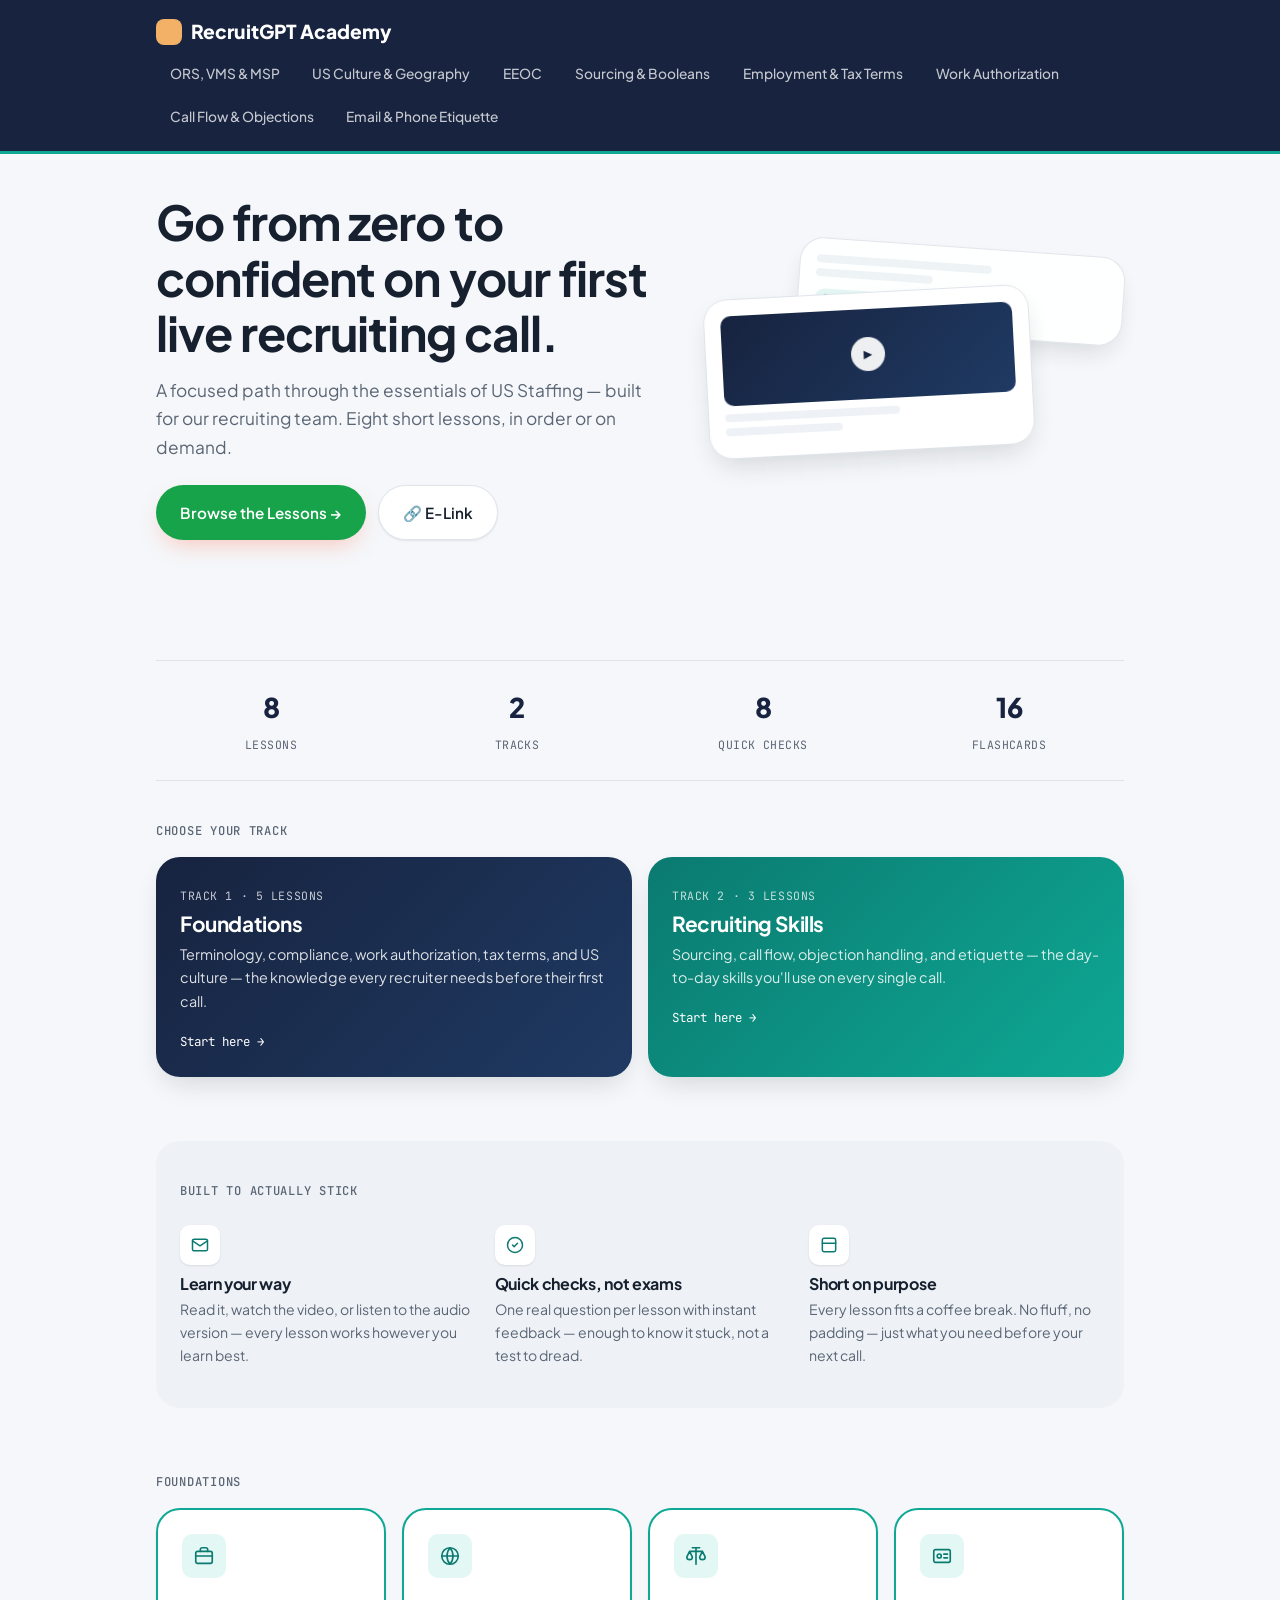
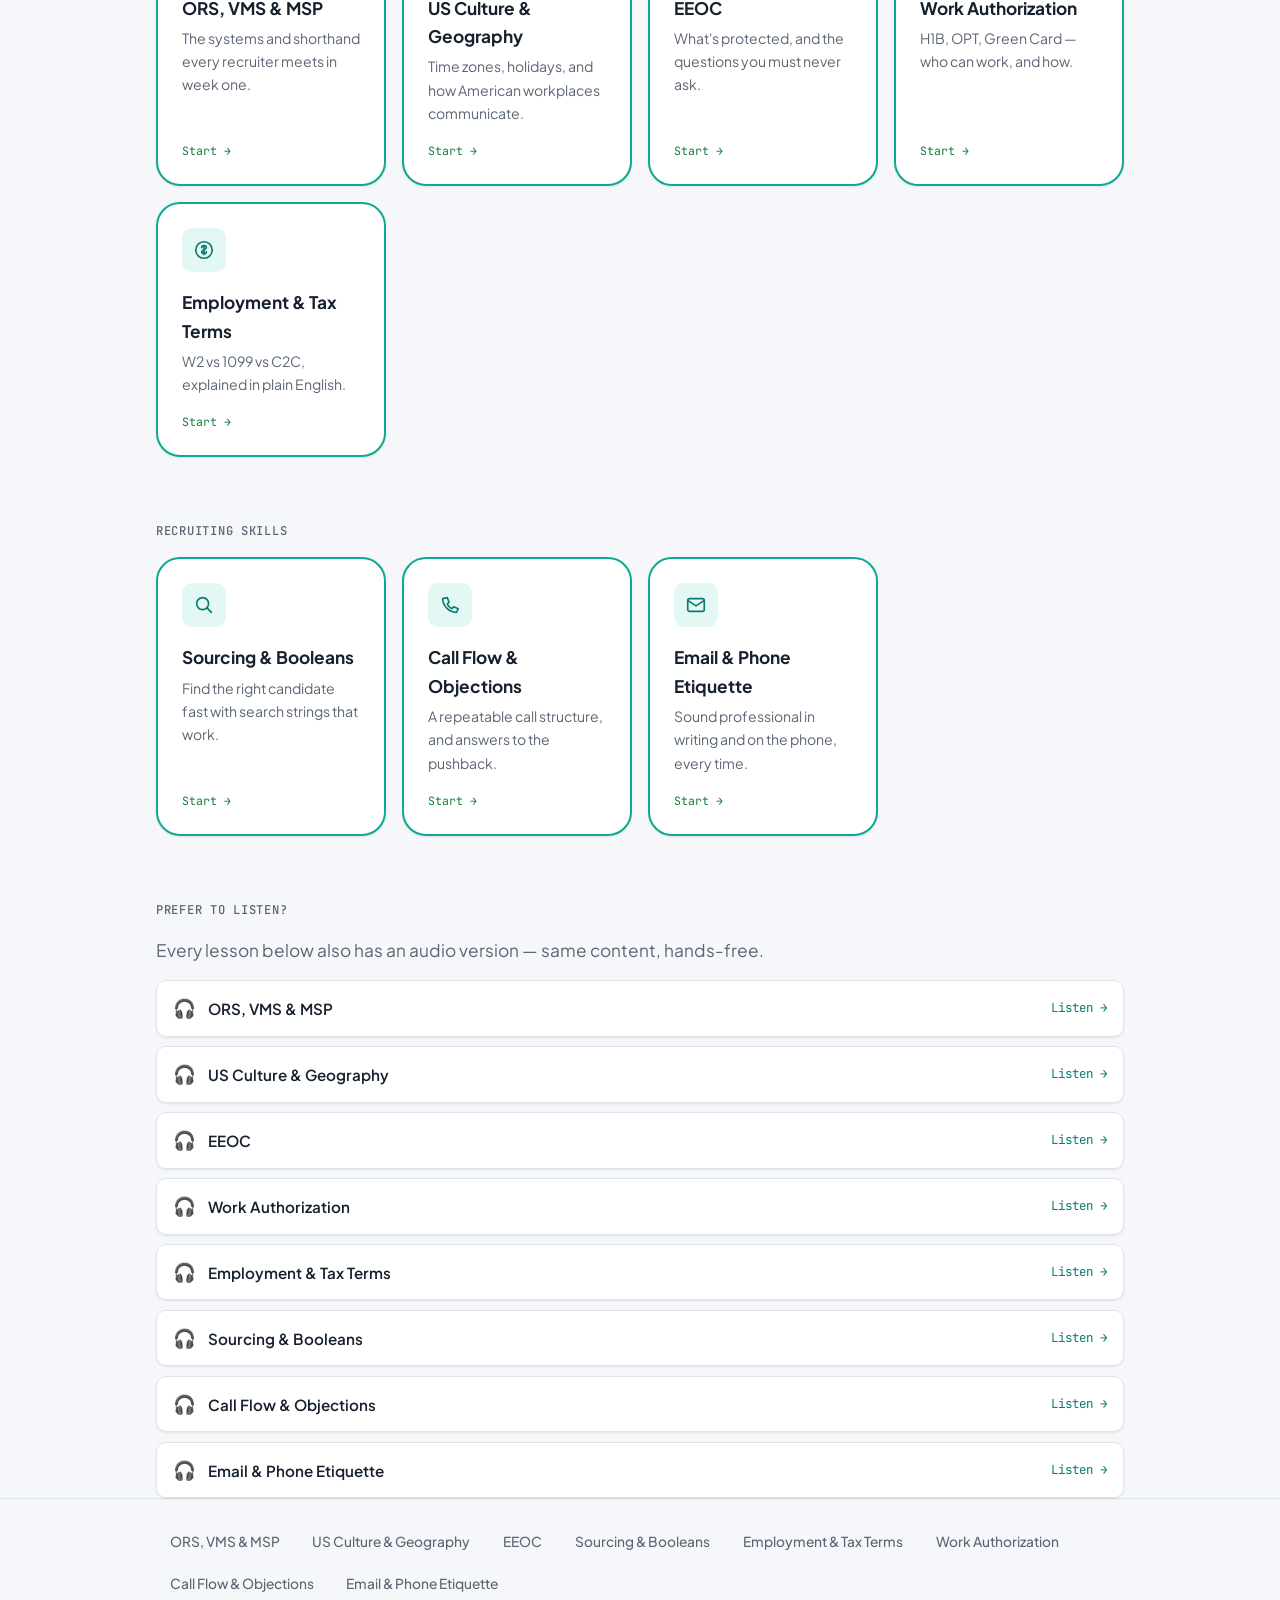
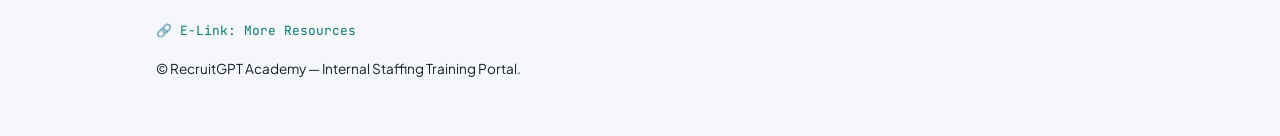
<file: index.html>
<!DOCTYPE html>
<html lang="en">
<head>
<meta charset="UTF-8">
<meta name="viewport" content="width=device-width, initial-scale=1.0">
<title>Home | RecruitGPT Academy</title>
<link rel="preconnect" href="https://fonts.googleapis.com">
<link rel="preconnect" href="https://fonts.gstatic.com" crossorigin>
<link href="https://fonts.googleapis.com/css2?family=Plus+Jakarta+Sans:wght@400;500;600;700;800&family=JetBrains+Mono:wght@400;500&display=swap" rel="stylesheet">
<link rel="icon" type="image/svg+xml" href="favicon.svg">
<link rel="stylesheet" href="css/style.css">
</head>
<body>
<header class="site-header">
  <div class="header-inner">
    <a class="brand-mark" href="index.html">RecruitGPT Academy</a>
    <nav class="site-nav" aria-label="Primary"><ul><li><a href="terminology.html">ORS, VMS &amp; MSP</a></li><li><a href="us-culture-geography.html">US Culture &amp; Geography</a></li><li><a href="eeoc.html">EEOC</a></li><li><a href="sourcing-booleans.html">Sourcing &amp; Booleans</a></li><li><a href="employment-tax.html">Employment &amp; Tax Terms</a></li><li><a href="work-authorization.html">Work Authorization</a></li><li><a href="call-flow-objections.html">Call Flow &amp; Objections</a></li><li><a href="email-phone-etiquette.html">Email &amp; Phone Etiquette</a></li></ul></nav>
  </div>
</header>
<main class="wrap">

<section class="hero">
  <div class="hero-copy">
    <h2>Go from zero to confident on your first live recruiting call.</h2>
    <p class="hero-sub">A focused path through the essentials of US Staffing &mdash;
    built for our recruiting team. Eight short lessons, in order or on demand.</p>
    <div class="hero-actions">
      <a class="btn btn-primary" href="#lessons">Browse the Lessons &rarr;</a>
      <a class="btn btn-ghost" href="PASTE_ELINK_HERE">&#128279; E-Link</a>
    </div>
  </div>
  <div class="hero-visual" aria-hidden="true">
    <div class="mock-card back">
      <div class="mock-line w60"></div>
      <div class="mock-line w40"></div>
      <span class="mock-badge">Quick Check</span>
    </div>
    <div class="mock-card front">
      <div class="mock-thumb"><span class="mock-play">&#9658;</span></div>
      <div class="mock-line w60"></div>
      <div class="mock-line w40"></div>
    </div>
  </div>
</section>

<div class="stat-bar">
  <div class="stat"><span class="stat-num">8</span><span class="stat-label">Lessons</span></div>
  <div class="stat"><span class="stat-num">2</span><span class="stat-label">Tracks</span></div>
  <div class="stat"><span class="stat-num">8</span><span class="stat-label">Quick Checks</span></div>
  <div class="stat"><span class="stat-num">16</span><span class="stat-label">Flashcards</span></div>
</div>

<p class="section-label" style="margin-top:0;">Choose Your Track</p>
<div class="tile-grid">
  <a class="tile tile-a" href="#lessons">
    <span class="tile-eyebrow">Track 1 &middot; 5 Lessons</span>
    <h3>Foundations</h3>
    <p>Terminology, compliance, work authorization, tax terms, and US culture &mdash; the
    knowledge every recruiter needs before their first call.</p>
    <span class="tile-go">Start here &rarr;</span>
  </a>
  <a class="tile tile-b" href="#lessons">
    <span class="tile-eyebrow">Track 2 &middot; 3 Lessons</span>
    <h3>Recruiting Skills</h3>
    <p>Sourcing, call flow, objection handling, and etiquette &mdash; the day-to-day skills
    you'll use on every single call.</p>
    <span class="tile-go">Start here &rarr;</span>
  </a>
</div>

<div class="feature-band">
<p class="section-label" style="margin-top:0;">Built to Actually Stick</p>
<div class="feature-grid">
  <div class="feature">
    <span class="feature-icon"><svg viewBox="0 0 24 24" fill="none" stroke-width="1.8" stroke-linecap="round" stroke-linejoin="round"><rect x="3" y="5" width="18" height="14" rx="2"/><path d="M3 7l9 6 9-6"/></svg></span>
    <h4>Learn your way</h4>
    <p>Read it, watch the video, or listen to the audio version &mdash; every lesson works
    however you learn best.</p>
  </div>
  <div class="feature">
    <span class="feature-icon"><svg viewBox="0 0 24 24" fill="none" stroke-width="1.8" stroke-linecap="round" stroke-linejoin="round"><path d="M9 12l2 2 4-4"/><circle cx="12" cy="12" r="9"/></svg></span>
    <h4>Quick checks, not exams</h4>
    <p>One real question per lesson with instant feedback &mdash; enough to know it stuck,
    not a test to dread.</p>
  </div>
  <div class="feature">
    <span class="feature-icon"><svg viewBox="0 0 24 24" fill="none" stroke-width="1.8" stroke-linecap="round" stroke-linejoin="round"><rect x="4" y="4" width="16" height="16" rx="2"/><path d="M4 10h16"/></svg></span>
    <h4>Short on purpose</h4>
    <p>Every lesson fits a coffee break. No fluff, no padding &mdash; just what you need
    before your next call.</p>
  </div>
</div>
</div>

<section id="lessons">
<p class="section-label" style="margin-top:0;">Foundations</p>
<ul class="card-grid">

<li><a href="terminology.html">
<span class="card-icon"><svg viewBox="0 0 24 24" fill="none" stroke-width="1.8" stroke-linecap="round" stroke-linejoin="round"><rect x="3" y="7" width="18" height="13" rx="2"/><path d="M8 7V5a2 2 0 0 1 2-2h4a2 2 0 0 1 2 2v2"/><path d="M3 12h18"/></svg></span>
<span class="card-title">ORS, VMS &amp; MSP</span>
<span class="card-desc">The systems and shorthand every recruiter meets in week one.</span>
<span class="card-go">Start &rarr;</span>
</a></li>

<li><a href="us-culture-geography.html">
<span class="card-icon"><svg viewBox="0 0 24 24" fill="none" stroke-width="1.8" stroke-linecap="round" stroke-linejoin="round"><circle cx="12" cy="12" r="9"/><path d="M3 12h18M12 3a14 14 0 0 1 0 18M12 3a14 14 0 0 0 0 18"/></svg></span>
<span class="card-title">US Culture &amp; Geography</span>
<span class="card-desc">Time zones, holidays, and how American workplaces communicate.</span>
<span class="card-go">Start &rarr;</span>
</a></li>

<li><a href="eeoc.html">
<span class="card-icon"><svg viewBox="0 0 24 24" fill="none" stroke-width="1.8" stroke-linecap="round" stroke-linejoin="round"><path d="M12 3v18M5 7l-3 6a3 3 0 0 0 6 0zM19 7l-3 6a3 3 0 0 0 6 0zM5 7h14M8 3h8"/></svg></span>
<span class="card-title">EEOC</span>
<span class="card-desc">What's protected, and the questions you must never ask.</span>
<span class="card-go">Start &rarr;</span>
</a></li>

<li><a href="work-authorization.html">
<span class="card-icon"><svg viewBox="0 0 24 24" fill="none" stroke-width="1.8" stroke-linecap="round" stroke-linejoin="round"><rect x="3" y="5" width="18" height="14" rx="2"/><circle cx="9" cy="12" r="2.2"/><path d="M14 10h4M14 14h4"/></svg></span>
<span class="card-title">Work Authorization</span>
<span class="card-desc">H1B, OPT, Green Card &mdash; who can work, and how.</span>
<span class="card-go">Start &rarr;</span>
</a></li>

<li><a href="employment-tax.html">
<span class="card-icon"><svg viewBox="0 0 24 24" fill="none" stroke-width="1.8" stroke-linecap="round" stroke-linejoin="round"><circle cx="12" cy="12" r="9"/><path d="M12 7v10M9.5 9.5c0-1.4 1.2-2.2 2.5-2.2s2.5.9 2.5 2c0 3-5 1.7-5 4.7 0 1.1 1.2 2 2.5 2s2.5-.8 2.5-2.2"/></svg></span>
<span class="card-title">Employment &amp; Tax Terms</span>
<span class="card-desc">W2 vs 1099 vs C2C, explained in plain English.</span>
<span class="card-go">Start &rarr;</span>
</a></li>

</ul>

<p class="section-label">Recruiting Skills</p>
<ul class="card-grid">

<li><a href="sourcing-booleans.html">
<span class="card-icon"><svg viewBox="0 0 24 24" fill="none" stroke-width="1.8" stroke-linecap="round" stroke-linejoin="round"><circle cx="10.5" cy="10.5" r="6.5"/><path d="M20 20l-4.8-4.8"/></svg></span>
<span class="card-title">Sourcing &amp; Booleans</span>
<span class="card-desc">Find the right candidate fast with search strings that work.</span>
<span class="card-go">Start &rarr;</span>
</a></li>

<li><a href="call-flow-objections.html">
<span class="card-icon"><svg viewBox="0 0 24 24" fill="none" stroke-width="1.8" stroke-linecap="round" stroke-linejoin="round"><path d="M4 5c0 8 7 15 15 15l2-4-5-2-2 2c-2-1-4-3-5-5l2-2-2-5z"/></svg></span>
<span class="card-title">Call Flow &amp; Objections</span>
<span class="card-desc">A repeatable call structure, and answers to the pushback.</span>
<span class="card-go">Start &rarr;</span>
</a></li>

<li><a href="email-phone-etiquette.html">
<span class="card-icon"><svg viewBox="0 0 24 24" fill="none" stroke-width="1.8" stroke-linecap="round" stroke-linejoin="round"><rect x="3" y="5" width="18" height="14" rx="2"/><path d="M3 7l9 6 9-6"/></svg></span>
<span class="card-title">Email &amp; Phone Etiquette</span>
<span class="card-desc">Sound professional in writing and on the phone, every time.</span>
<span class="card-go">Start &rarr;</span>
</a></li>

</ul>
</section>

<section id="listen">
<p class="section-label">Prefer to Listen?</p>
<p class="hero-sub" style="margin-bottom:1rem;">Every lesson below also has an audio version &mdash; same content, hands-free.</p>
<ul class="audio-list">
<li><span class="audio-icon">&#127911;</span><span class="audio-title">ORS, VMS &amp; MSP</span><a class="audio-link" href="PASTE_AUDIO_TERMINOLOGY_HERE">Listen &rarr;</a></li>
<li><span class="audio-icon">&#127911;</span><span class="audio-title">US Culture &amp; Geography</span><a class="audio-link" href="PASTE_AUDIO_CULTURE_HERE">Listen &rarr;</a></li>
<li><span class="audio-icon">&#127911;</span><span class="audio-title">EEOC</span><a class="audio-link" href="PASTE_AUDIO_EEOC_HERE">Listen &rarr;</a></li>
<li><span class="audio-icon">&#127911;</span><span class="audio-title">Work Authorization</span><a class="audio-link" href="PASTE_AUDIO_WORKAUTH_HERE">Listen &rarr;</a></li>
<li><span class="audio-icon">&#127911;</span><span class="audio-title">Employment &amp; Tax Terms</span><a class="audio-link" href="PASTE_AUDIO_EMPLOYMENT_HERE">Listen &rarr;</a></li>
<li><span class="audio-icon">&#127911;</span><span class="audio-title">Sourcing &amp; Booleans</span><a class="audio-link" href="PASTE_AUDIO_SOURCING_HERE">Listen &rarr;</a></li>
<li><span class="audio-icon">&#127911;</span><span class="audio-title">Call Flow &amp; Objections</span><a class="audio-link" href="PASTE_AUDIO_CALLFLOW_HERE">Listen &rarr;</a></li>
<li><span class="audio-icon">&#127911;</span><span class="audio-title">Email &amp; Phone Etiquette</span><a class="audio-link" href="PASTE_AUDIO_EMAIL_HERE">Listen &rarr;</a></li>
</ul>
</section>

</main>
<footer class="site-footer">
  <div class="wrap">
    <nav class="site-nav" aria-label="Primary"><ul><li><a href="terminology.html">ORS, VMS &amp; MSP</a></li><li><a href="us-culture-geography.html">US Culture &amp; Geography</a></li><li><a href="eeoc.html">EEOC</a></li><li><a href="sourcing-booleans.html">Sourcing &amp; Booleans</a></li><li><a href="employment-tax.html">Employment &amp; Tax Terms</a></li><li><a href="work-authorization.html">Work Authorization</a></li><li><a href="call-flow-objections.html">Call Flow &amp; Objections</a></li><li><a href="email-phone-etiquette.html">Email &amp; Phone Etiquette</a></li></ul></nav>
    <p><a class="elink" href="PASTE_ELINK_HERE">&#128279; E-Link: More Resources</a></p>
    <p>&copy; RecruitGPT Academy &mdash; Internal Staffing Training Portal.</p>
  </div>
</footer>
</body>
</html>
</file>
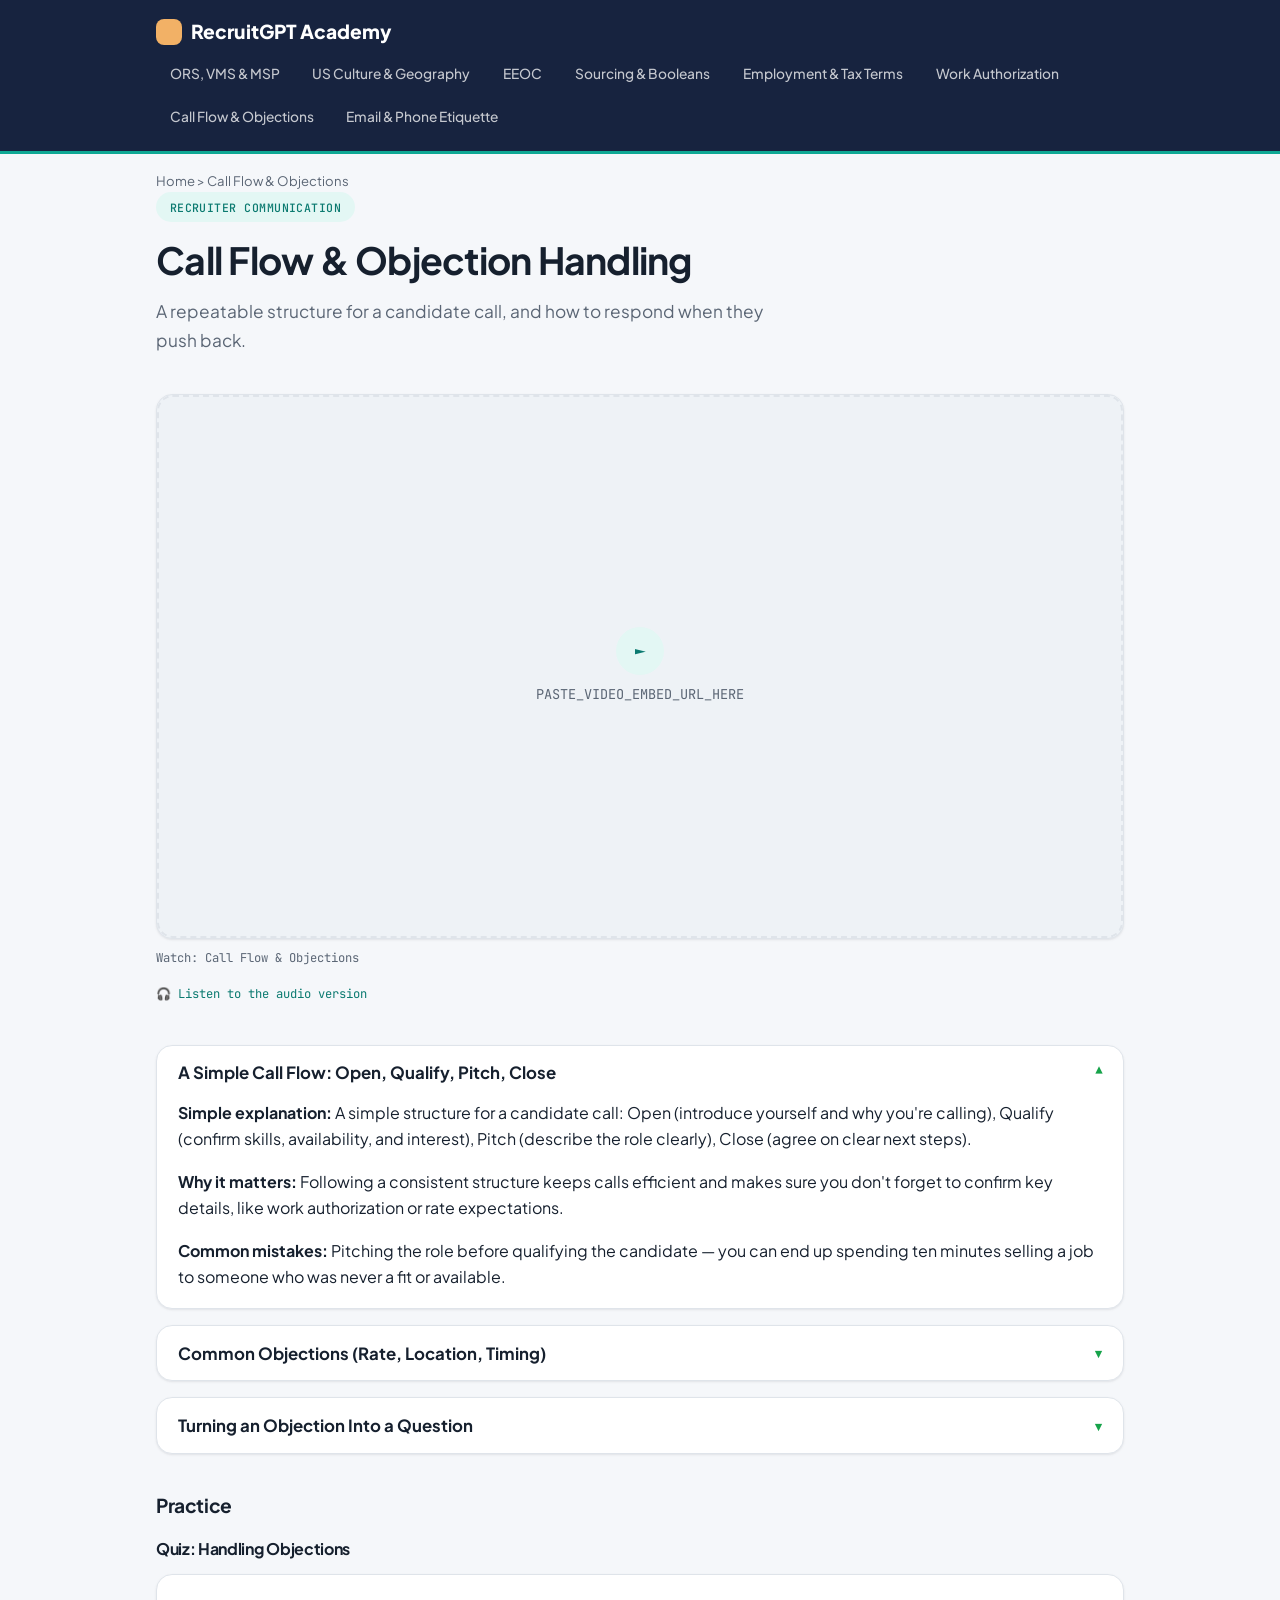
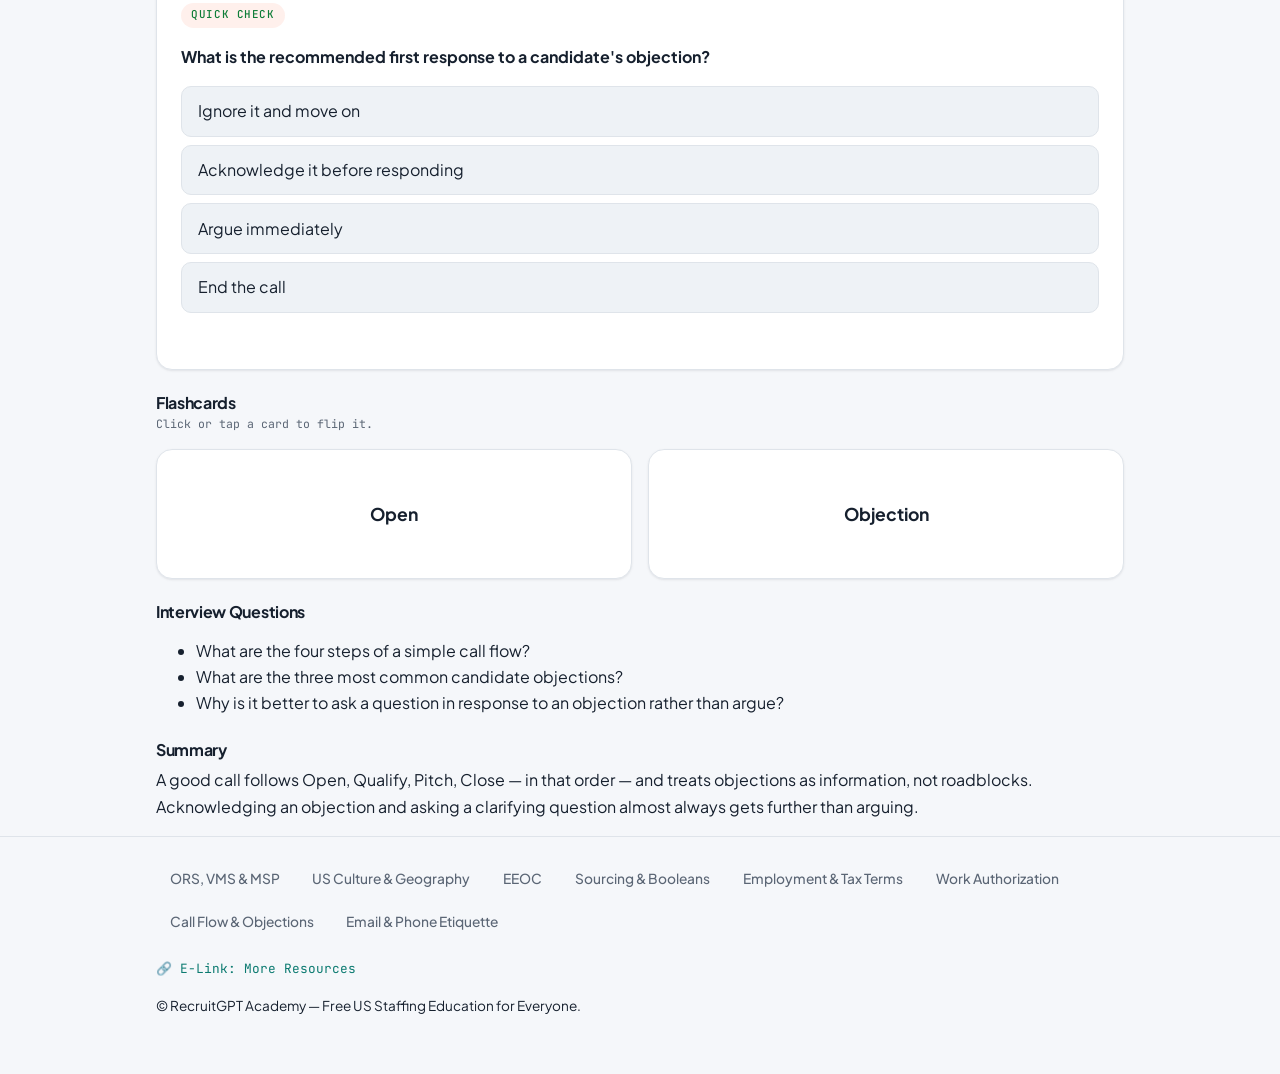
<file: call-flow-objections.html>
<!DOCTYPE html>
<html lang="en">
<head>
<meta charset="UTF-8">
<meta name="viewport" content="width=device-width, initial-scale=1.0">
<title>Call Flow &amp; Objections | RecruitGPT Academy</title>
<link rel="preconnect" href="https://fonts.googleapis.com">
<link rel="preconnect" href="https://fonts.gstatic.com" crossorigin>
<link href="https://fonts.googleapis.com/css2?family=Plus+Jakarta+Sans:wght@400;500;600;700;800&family=JetBrains+Mono:wght@400;500&display=swap" rel="stylesheet">
<link rel="icon" type="image/svg+xml" href="favicon.svg">
<link rel="stylesheet" href="css/style.css">
</head>
<body>
<header class="site-header">
  <div class="header-inner">
    <a class="brand-mark" href="index.html">RecruitGPT Academy</a>
    <nav class="site-nav" aria-label="Primary"><ul><li><a href="terminology.html">ORS, VMS &amp; MSP</a></li><li><a href="us-culture-geography.html">US Culture &amp; Geography</a></li><li><a href="eeoc.html">EEOC</a></li><li><a href="sourcing-booleans.html">Sourcing &amp; Booleans</a></li><li><a href="employment-tax.html">Employment &amp; Tax Terms</a></li><li><a href="work-authorization.html">Work Authorization</a></li><li><a href="call-flow-objections.html">Call Flow &amp; Objections</a></li><li><a href="email-phone-etiquette.html">Email &amp; Phone Etiquette</a></li></ul></nav>
  </div>
</header>
<p class="breadcrumb">Home &gt; Call Flow &amp; Objections</p>
<main class="wrap">
<div class="page-head">
<p class="eyebrow">Recruiter Communication</p>
<h2>Call Flow &amp; Objection Handling</h2>
<p class="hero-sub">A repeatable structure for a candidate call, and how to respond when
they push back.</p>
</div>

<!-- VIDEO: Replace src below with your OneDrive EMBED link (Share -> Embed,
     not the normal Share link -- a plain share link will be blocked by
     OneDrive from loading in an iframe). Then delete the .video-placeholder
     div entirely. -->
<div class="video-embed">
<div class="video-frame">
<div class="video-placeholder"><span class="play-icon">&#9658;</span><span>PASTE_VIDEO_EMBED_URL_HERE</span></div>
<!-- <iframe src="PASTE_VIDEO_EMBED_URL_HERE" allowfullscreen loading="lazy" title="Watch: Call Flow & Objections"></iframe> -->
</div>
<p class="video-caption">Watch: Call Flow &amp; Objections</p>
<p class="video-caption"><a href="PASTE_AUDIO_CALLFLOW_HERE">&#127911; Listen to the audio version</a></p>
</div>

<div class="subtopic">
<h3><button class="accordion-toggle" aria-expanded="false" aria-controls="panel-21">A Simple Call Flow: Open, Qualify, Pitch, Close<span class="chevron" aria-hidden="true">&#9662;</span></button></h3>
<div class="accordion-panel" id="panel-21">
<div class="accordion-inner">
<p><strong>Simple explanation:</strong> A simple structure for a candidate call: Open (introduce yourself and why you're calling), Qualify (confirm skills, availability, and interest), Pitch (describe the role clearly), Close (agree on clear next steps).</p>
<p><strong>Why it matters:</strong> Following a consistent structure keeps calls efficient and makes sure you don't forget to confirm key details, like work authorization or rate expectations.</p>
<p><strong>Common mistakes:</strong> Pitching the role before qualifying the candidate &mdash; you can end up spending ten minutes selling a job to someone who was never a fit or available.</p>
</div>
</div>
</div>

<div class="subtopic">
<h3><button class="accordion-toggle" aria-expanded="false" aria-controls="panel-22">Common Objections (Rate, Location, Timing)<span class="chevron" aria-hidden="true">&#9662;</span></button></h3>
<div class="accordion-panel" id="panel-22">
<div class="accordion-inner">
<p><strong>Simple explanation:</strong> The most common candidate objections are about rate ("It's below what I'm making now"), location ("I don't want to relocate or commute"), and timing ("I'm not looking to move right now").</p>
<p><strong>Why it matters:</strong> These three objections cover the majority of "no" responses recruiters hear &mdash; having a prepared response for each makes calls far more effective.</p>
<p><strong>Common mistakes:</strong> Treating every objection as a hard "no" instead of a starting point for a conversation.</p>
</div>
</div>
</div>

<div class="subtopic">
<h3><button class="accordion-toggle" aria-expanded="false" aria-controls="panel-23">Turning an Objection Into a Question<span class="chevron" aria-hidden="true">&#9662;</span></button></h3>
<div class="accordion-panel" id="panel-23">
<div class="accordion-inner">
<p><strong>Simple explanation:</strong> Instead of arguing with an objection, restate it as a question to understand what's really behind it &mdash; e.g., "It sounds like rate is the main concern &mdash; what would make this work for you?"</p>
<p><strong>Why it matters:</strong> This uncovers the candidate's real priority (sometimes it isn't the stated objection) and keeps the conversation collaborative instead of adversarial.</p>
<p><strong>Common mistakes:</strong> Immediately countering with a rebuttal ("Well actually, the market rate is...") instead of asking a clarifying question first.</p>
</div>
</div>
</div>

<h3>Practice</h3>
<h4 style="font-family:var(--font-display);font-size:1rem;margin:1.5rem 0 0.5rem;">Quiz: Handling Objections</h4>
<div class="quiz">
<p class="quiz-question">What is the recommended first response to a candidate's objection?</p>
<ul class="quiz-options"><li><button class="quiz-option" data-correct="false">Ignore it and move on</button></li><li><button class="quiz-option" data-correct="true">Acknowledge it before responding</button></li><li><button class="quiz-option" data-correct="false">Argue immediately</button></li><li><button class="quiz-option" data-correct="false">End the call</button></li></ul>
<p class="quiz-feedback" aria-live="polite"></p>
</div>
<h4 style="font-family:var(--font-display);font-size:1rem;margin:1.5rem 0 0.5rem;">Flashcards</h4>
<p class="flashcard-hint">Click or tap a card to flip it.</p><div class="flashcard-grid"><div class="flashcard"><div class="flashcard-inner"><div class="flashcard-face flashcard-front">Open</div><div class="flashcard-face flashcard-back">The first step of a call &mdash; introduce yourself and the reason for calling.</div></div></div><div class="flashcard"><div class="flashcard-inner"><div class="flashcard-face flashcard-front">Objection</div><div class="flashcard-face flashcard-back">A candidate's concern or pushback &mdash; acknowledge it before responding.</div></div></div></div>
<h4 style="font-family:var(--font-display);font-size:1rem;margin:1.5rem 0 0.5rem;">Interview Questions</h4>
<ul>
<li>What are the four steps of a simple call flow?</li>
<li>What are the three most common candidate objections?</li>
<li>Why is it better to ask a question in response to an objection rather than argue?</li>
</ul>
<h4 style="font-family:var(--font-display);font-size:1rem;margin:1.5rem 0 0.5rem;">Summary</h4>
<p>A good call follows Open, Qualify, Pitch, Close &mdash; in that order &mdash; and treats
objections as information, not roadblocks. Acknowledging an objection and asking a clarifying
question almost always gets further than arguing.</p>
</main>
<footer class="site-footer">
  <div class="wrap">
    <nav class="site-nav" aria-label="Primary"><ul><li><a href="terminology.html">ORS, VMS &amp; MSP</a></li><li><a href="us-culture-geography.html">US Culture &amp; Geography</a></li><li><a href="eeoc.html">EEOC</a></li><li><a href="sourcing-booleans.html">Sourcing &amp; Booleans</a></li><li><a href="employment-tax.html">Employment &amp; Tax Terms</a></li><li><a href="work-authorization.html">Work Authorization</a></li><li><a href="call-flow-objections.html">Call Flow &amp; Objections</a></li><li><a href="email-phone-etiquette.html">Email &amp; Phone Etiquette</a></li></ul></nav>
    <p><a class="elink" href="PASTE_ELINK_HERE">&#128279; E-Link: More Resources</a></p>
    <p>&copy; RecruitGPT Academy &mdash; Free US Staffing Education for Everyone.</p>
  </div>
</footer>
<script src="js/interactive.js" defer></script>
</body>
</html>
</file>
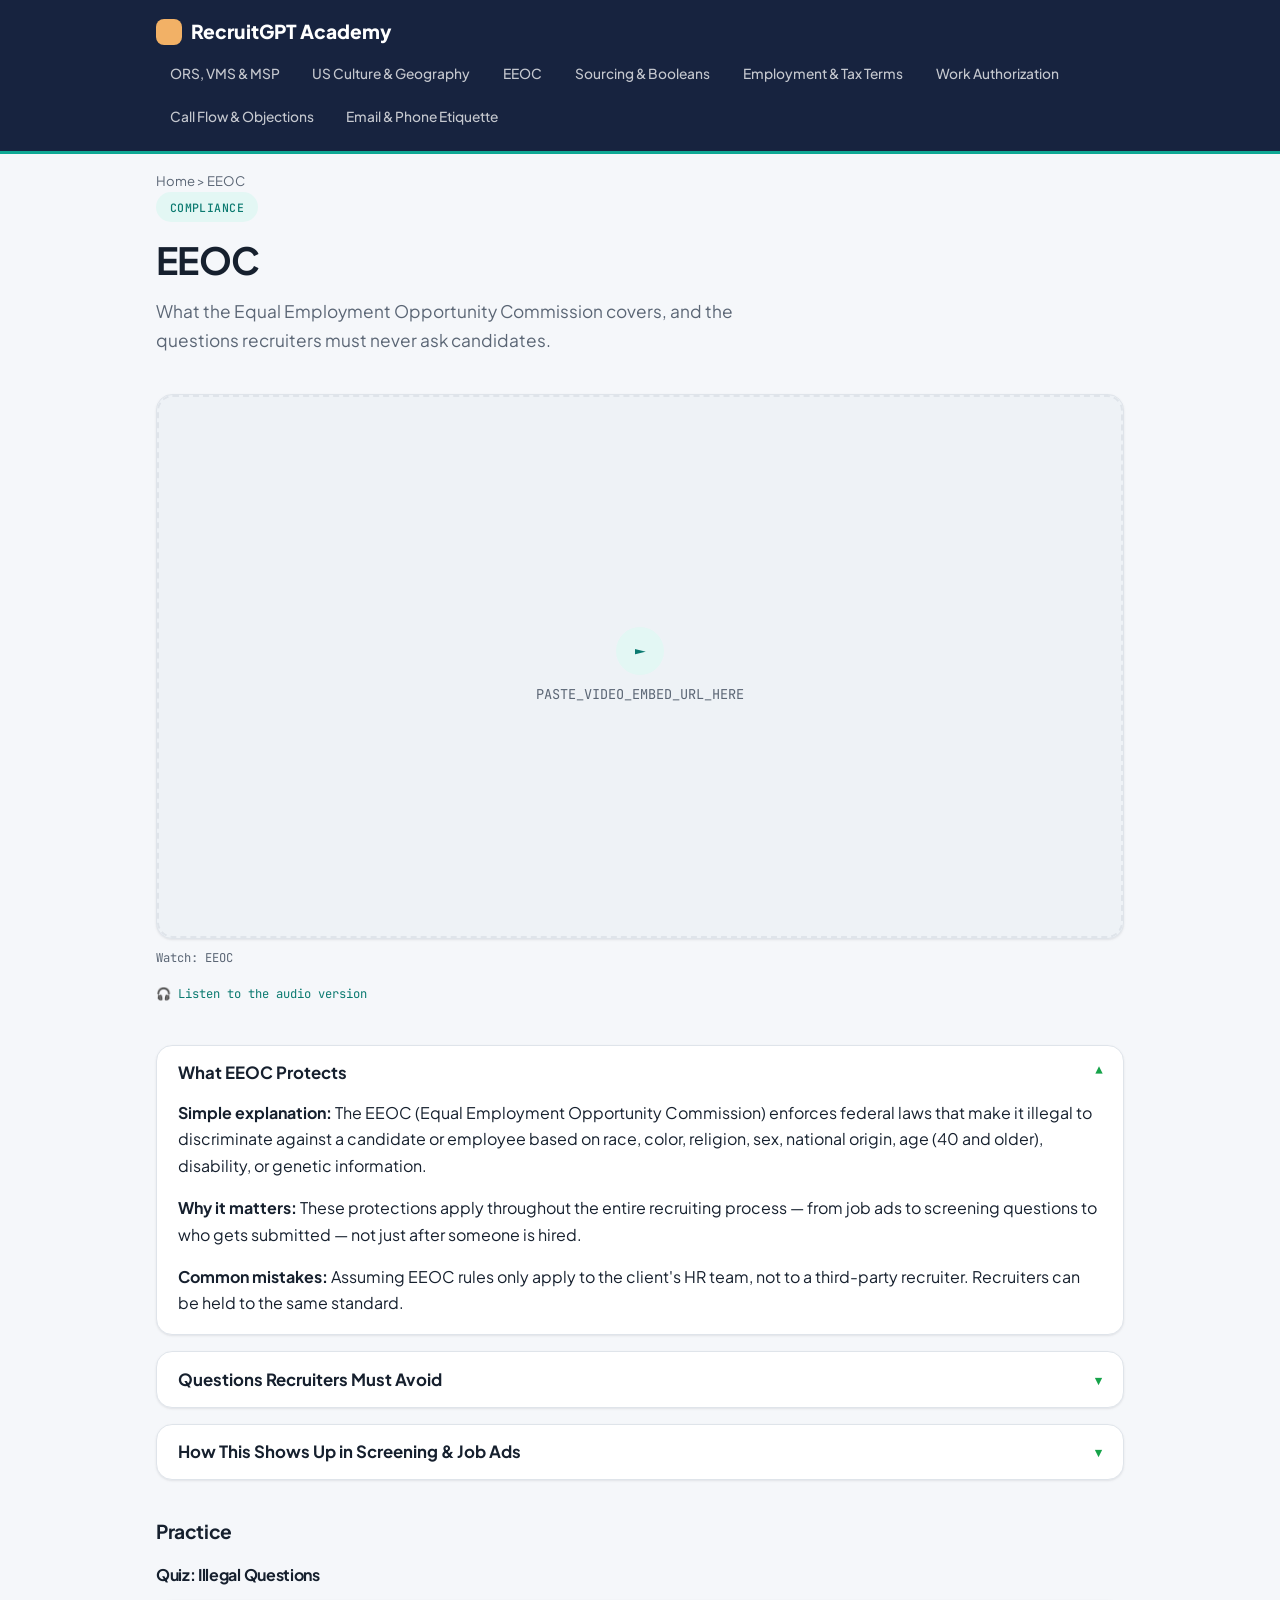
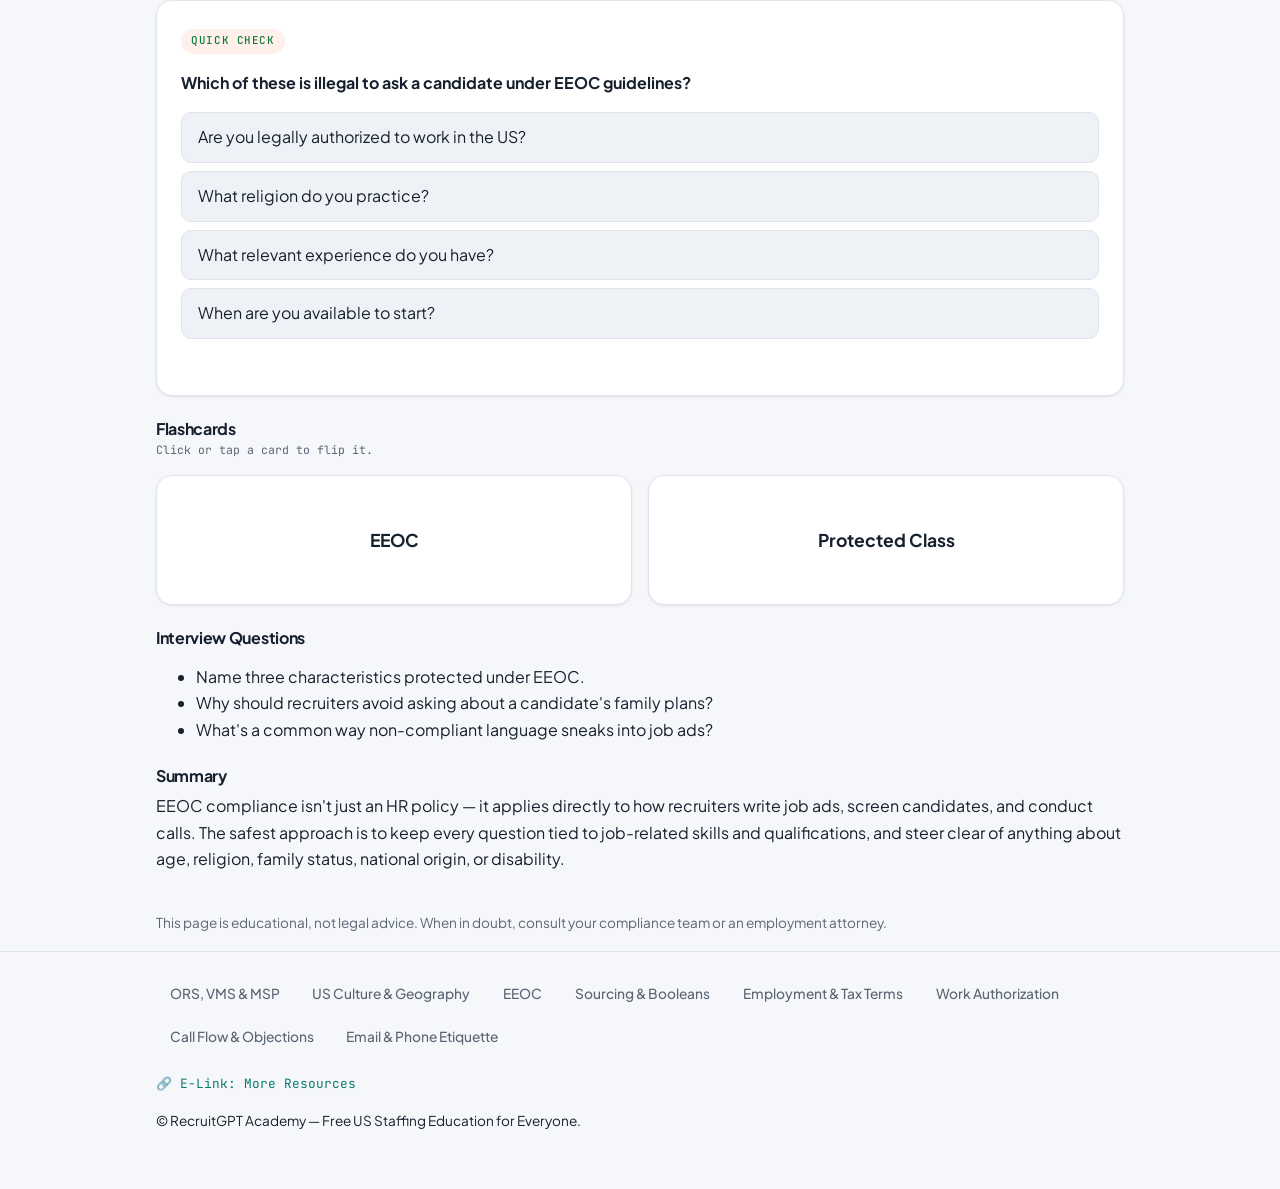
<file: eeoc.html>
<!DOCTYPE html>
<html lang="en">
<head>
<meta charset="UTF-8">
<meta name="viewport" content="width=device-width, initial-scale=1.0">
<title>EEOC | RecruitGPT Academy</title>
<link rel="preconnect" href="https://fonts.googleapis.com">
<link rel="preconnect" href="https://fonts.gstatic.com" crossorigin>
<link href="https://fonts.googleapis.com/css2?family=Plus+Jakarta+Sans:wght@400;500;600;700;800&family=JetBrains+Mono:wght@400;500&display=swap" rel="stylesheet">
<link rel="icon" type="image/svg+xml" href="favicon.svg">
<link rel="stylesheet" href="css/style.css">
</head>
<body>
<header class="site-header">
  <div class="header-inner">
    <a class="brand-mark" href="index.html">RecruitGPT Academy</a>
    <nav class="site-nav" aria-label="Primary"><ul><li><a href="terminology.html">ORS, VMS &amp; MSP</a></li><li><a href="us-culture-geography.html">US Culture &amp; Geography</a></li><li><a href="eeoc.html">EEOC</a></li><li><a href="sourcing-booleans.html">Sourcing &amp; Booleans</a></li><li><a href="employment-tax.html">Employment &amp; Tax Terms</a></li><li><a href="work-authorization.html">Work Authorization</a></li><li><a href="call-flow-objections.html">Call Flow &amp; Objections</a></li><li><a href="email-phone-etiquette.html">Email &amp; Phone Etiquette</a></li></ul></nav>
  </div>
</header>
<p class="breadcrumb">Home &gt; EEOC</p>
<main class="wrap">
<div class="page-head">
<p class="eyebrow">Compliance</p>
<h2>EEOC</h2>
<p class="hero-sub">What the Equal Employment Opportunity Commission covers, and the
questions recruiters must never ask candidates.</p>
</div>

<!-- VIDEO: Replace src below with your OneDrive EMBED link (Share -> Embed,
     not the normal Share link -- a plain share link will be blocked by
     OneDrive from loading in an iframe). Then delete the .video-placeholder
     div entirely. -->
<div class="video-embed">
<div class="video-frame">
<div class="video-placeholder"><span class="play-icon">&#9658;</span><span>PASTE_VIDEO_EMBED_URL_HERE</span></div>
<!-- <iframe src="PASTE_VIDEO_EMBED_URL_HERE" allowfullscreen loading="lazy" title="Watch: EEOC"></iframe> -->
</div>
<p class="video-caption">Watch: EEOC</p>
<p class="video-caption"><a href="PASTE_AUDIO_EEOC_HERE">&#127911; Listen to the audio version</a></p>
</div>

<div class="subtopic">
<h3><button class="accordion-toggle" aria-expanded="false" aria-controls="panel-8">What EEOC Protects<span class="chevron" aria-hidden="true">&#9662;</span></button></h3>
<div class="accordion-panel" id="panel-8">
<div class="accordion-inner">
<p><strong>Simple explanation:</strong> The EEOC (Equal Employment Opportunity Commission) enforces federal laws that make it illegal to discriminate against a candidate or employee based on race, color, religion, sex, national origin, age (40 and older), disability, or genetic information.</p>
<p><strong>Why it matters:</strong> These protections apply throughout the entire recruiting process &mdash; from job ads to screening questions to who gets submitted &mdash; not just after someone is hired.</p>
<p><strong>Common mistakes:</strong> Assuming EEOC rules only apply to the client's HR team, not to a third-party recruiter. Recruiters can be held to the same standard.</p>
</div>
</div>
</div>

<div class="subtopic">
<h3><button class="accordion-toggle" aria-expanded="false" aria-controls="panel-9">Questions Recruiters Must Avoid<span class="chevron" aria-hidden="true">&#9662;</span></button></h3>
<div class="accordion-panel" id="panel-9">
<div class="accordion-inner">
<p><strong>Simple explanation:</strong> Recruiters should avoid directly asking about a candidate's age, religion, marital or family status, national origin, disability, or plans to have children &mdash; these all relate to protected characteristics.</p>
<p><strong>Why it matters:</strong> Even an innocent, curious question ("Do you have kids?") can be read as screening for a protected characteristic, exposing the agency and client to legal risk.</p>
<p><strong>Common mistakes:</strong> Asking these questions casually as small talk on a call, thinking it's harmless rapport-building rather than a compliance issue.</p>
</div>
</div>
</div>

<div class="subtopic">
<h3><button class="accordion-toggle" aria-expanded="false" aria-controls="panel-10">How This Shows Up in Screening &amp; Job Ads<span class="chevron" aria-hidden="true">&#9662;</span></button></h3>
<div class="accordion-panel" id="panel-10">
<div class="accordion-inner">
<p><strong>Simple explanation:</strong> Job ads shouldn't specify preferences like age (even indirectly, e.g. "recent college grad") or gender-coded language, and screening criteria should be based on job-related skills and qualifications, not personal characteristics.</p>
<p><strong>Why it matters:</strong> Even indirect language in a job posting can trigger an EEOC complaint if it appears to steer qualified candidates away because of a protected characteristic.</p>
<p><strong>Common mistakes:</strong> Reusing old job ad templates without checking for outdated, non-compliant phrasing.</p>
</div>
</div>
</div>

<h3>Practice</h3>
<h4 style="font-family:var(--font-display);font-size:1rem;margin:1.5rem 0 0.5rem;">Quiz: Illegal Questions</h4>
<div class="quiz">
<p class="quiz-question">Which of these is illegal to ask a candidate under EEOC guidelines?</p>
<ul class="quiz-options"><li><button class="quiz-option" data-correct="false">Are you legally authorized to work in the US?</button></li><li><button class="quiz-option" data-correct="true">What religion do you practice?</button></li><li><button class="quiz-option" data-correct="false">What relevant experience do you have?</button></li><li><button class="quiz-option" data-correct="false">When are you available to start?</button></li></ul>
<p class="quiz-feedback" aria-live="polite"></p>
</div>
<h4 style="font-family:var(--font-display);font-size:1rem;margin:1.5rem 0 0.5rem;">Flashcards</h4>
<p class="flashcard-hint">Click or tap a card to flip it.</p><div class="flashcard-grid"><div class="flashcard"><div class="flashcard-inner"><div class="flashcard-face flashcard-front">EEOC</div><div class="flashcard-face flashcard-back">Equal Employment Opportunity Commission &mdash; enforces federal laws against workplace discrimination.</div></div></div><div class="flashcard"><div class="flashcard-inner"><div class="flashcard-face flashcard-front">Protected Class</div><div class="flashcard-face flashcard-back">A group protected from discrimination by law, e.g. race, sex, age (40+), religion, disability.</div></div></div></div>
<h4 style="font-family:var(--font-display);font-size:1rem;margin:1.5rem 0 0.5rem;">Interview Questions</h4>
<ul>
<li>Name three characteristics protected under EEOC.</li>
<li>Why should recruiters avoid asking about a candidate's family plans?</li>
<li>What's a common way non-compliant language sneaks into job ads?</li>
</ul>
<h4 style="font-family:var(--font-display);font-size:1rem;margin:1.5rem 0 0.5rem;">Summary</h4>
<p>EEOC compliance isn't just an HR policy &mdash; it applies directly to how recruiters write
job ads, screen candidates, and conduct calls. The safest approach is to keep every question
tied to job-related skills and qualifications, and steer clear of anything about age, religion,
family status, national origin, or disability.</p>
<p class="muted" style="margin-top:2.5rem;font-size:0.85rem;">This page is educational,
not legal advice. When in doubt, consult your compliance team or an employment attorney.</p>
</main>
<footer class="site-footer">
  <div class="wrap">
    <nav class="site-nav" aria-label="Primary"><ul><li><a href="terminology.html">ORS, VMS &amp; MSP</a></li><li><a href="us-culture-geography.html">US Culture &amp; Geography</a></li><li><a href="eeoc.html">EEOC</a></li><li><a href="sourcing-booleans.html">Sourcing &amp; Booleans</a></li><li><a href="employment-tax.html">Employment &amp; Tax Terms</a></li><li><a href="work-authorization.html">Work Authorization</a></li><li><a href="call-flow-objections.html">Call Flow &amp; Objections</a></li><li><a href="email-phone-etiquette.html">Email &amp; Phone Etiquette</a></li></ul></nav>
    <p><a class="elink" href="PASTE_ELINK_HERE">&#128279; E-Link: More Resources</a></p>
    <p>&copy; RecruitGPT Academy &mdash; Free US Staffing Education for Everyone.</p>
  </div>
</footer>
<script src="js/interactive.js" defer></script>
</body>
</html>
</file>
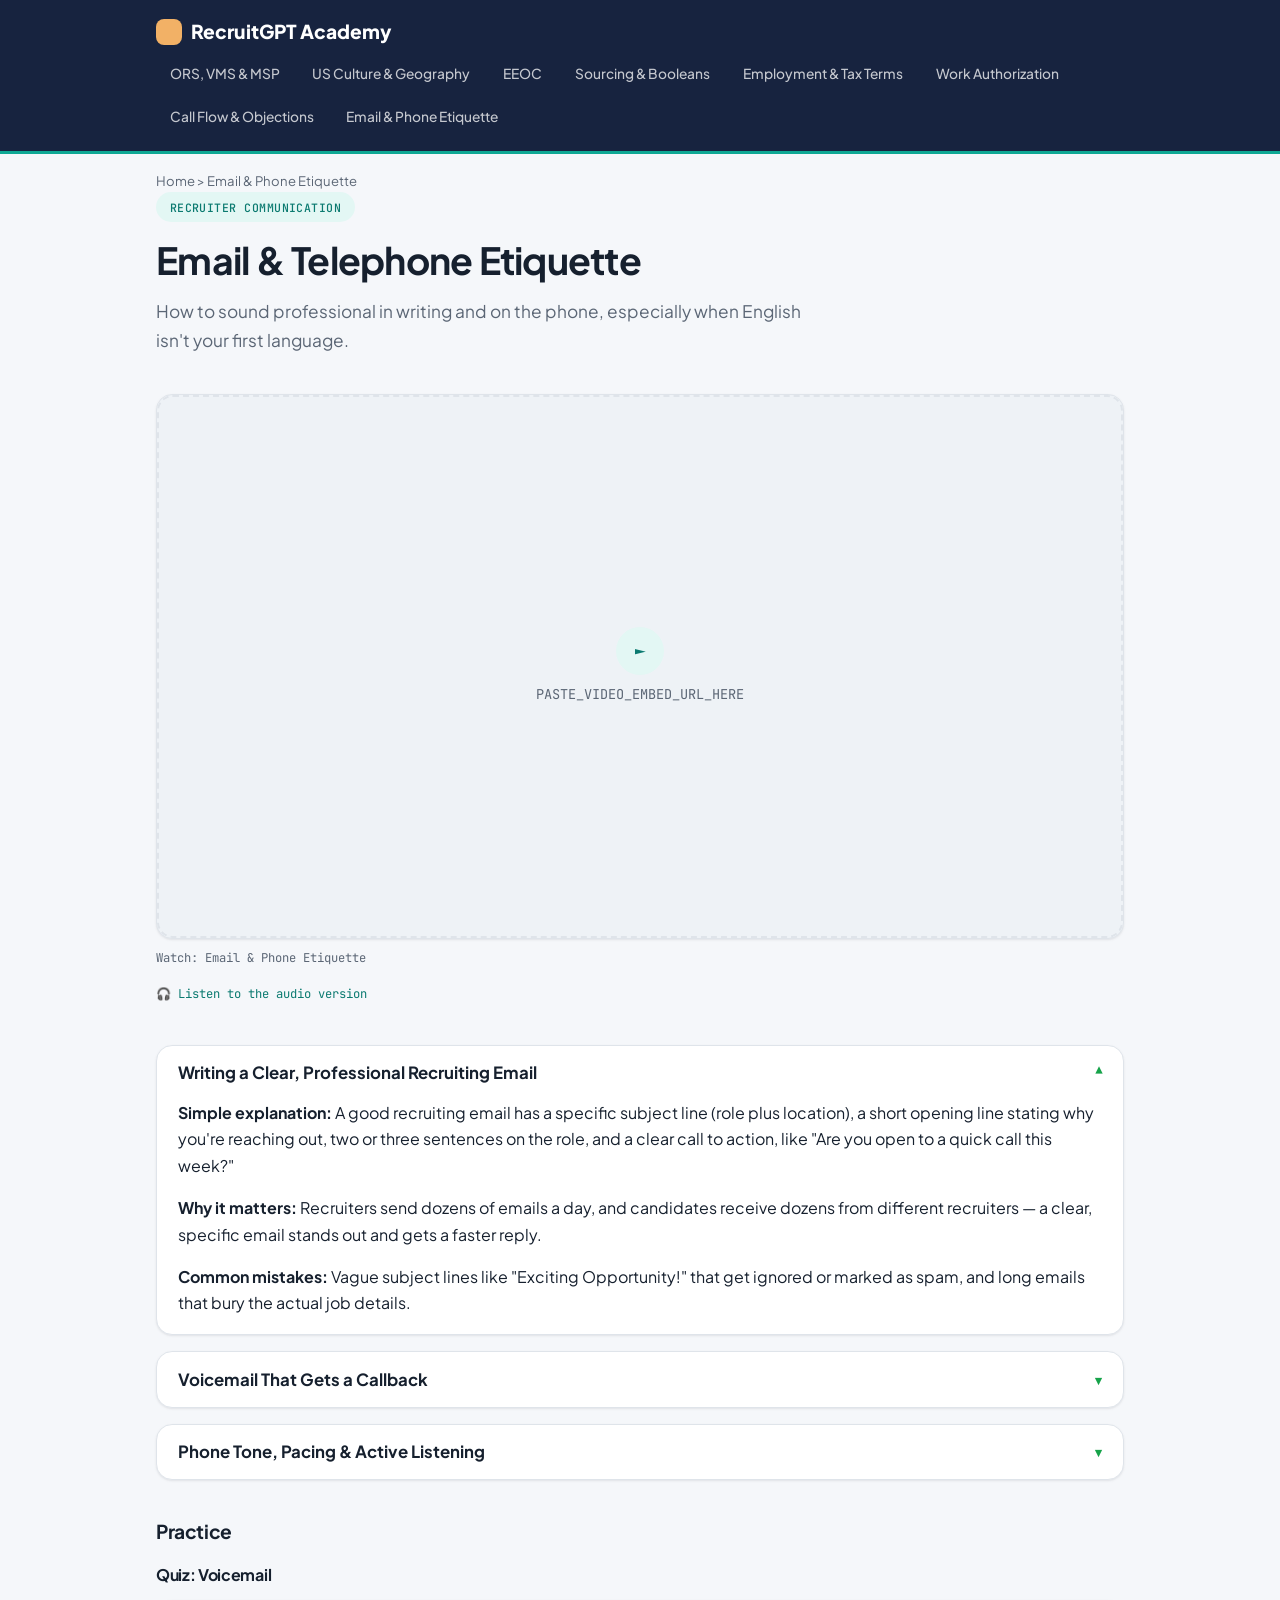
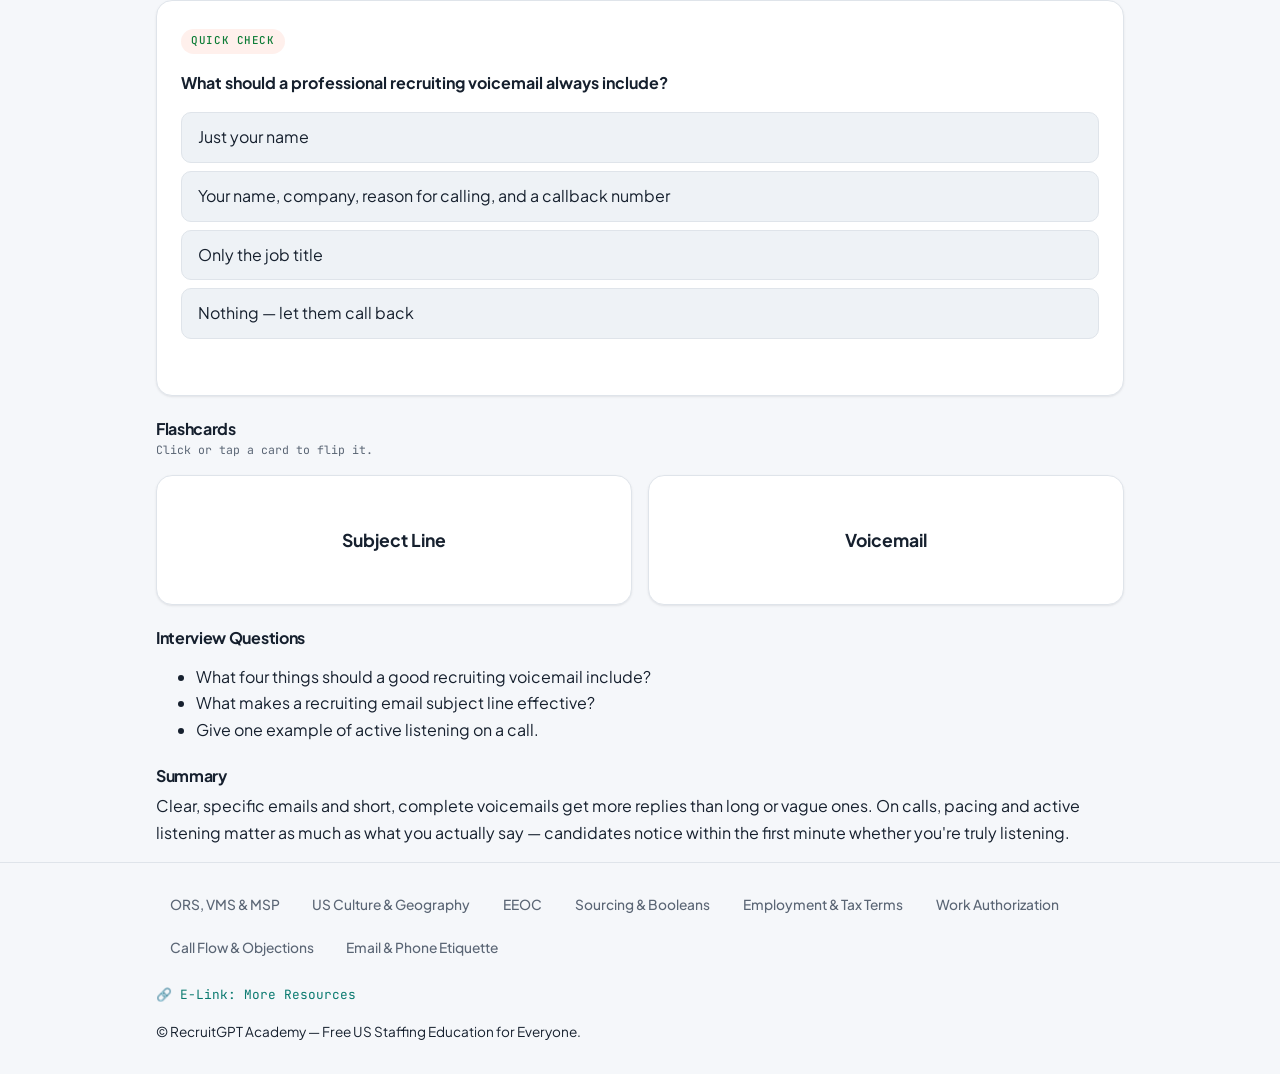
<file: email-phone-etiquette.html>
<!DOCTYPE html>
<html lang="en">
<head>
<meta charset="UTF-8">
<meta name="viewport" content="width=device-width, initial-scale=1.0">
<title>Email &amp; Phone Etiquette | RecruitGPT Academy</title>
<link rel="preconnect" href="https://fonts.googleapis.com">
<link rel="preconnect" href="https://fonts.gstatic.com" crossorigin>
<link href="https://fonts.googleapis.com/css2?family=Plus+Jakarta+Sans:wght@400;500;600;700;800&family=JetBrains+Mono:wght@400;500&display=swap" rel="stylesheet">
<link rel="icon" type="image/svg+xml" href="favicon.svg">
<link rel="stylesheet" href="css/style.css">
</head>
<body>
<header class="site-header">
  <div class="header-inner">
    <a class="brand-mark" href="index.html">RecruitGPT Academy</a>
    <nav class="site-nav" aria-label="Primary"><ul><li><a href="terminology.html">ORS, VMS &amp; MSP</a></li><li><a href="us-culture-geography.html">US Culture &amp; Geography</a></li><li><a href="eeoc.html">EEOC</a></li><li><a href="sourcing-booleans.html">Sourcing &amp; Booleans</a></li><li><a href="employment-tax.html">Employment &amp; Tax Terms</a></li><li><a href="work-authorization.html">Work Authorization</a></li><li><a href="call-flow-objections.html">Call Flow &amp; Objections</a></li><li><a href="email-phone-etiquette.html">Email &amp; Phone Etiquette</a></li></ul></nav>
  </div>
</header>
<p class="breadcrumb">Home &gt; Email &amp; Phone Etiquette</p>
<main class="wrap">
<div class="page-head">
<p class="eyebrow">Recruiter Communication</p>
<h2>Email &amp; Telephone Etiquette</h2>
<p class="hero-sub">How to sound professional in writing and on the phone, especially
when English isn't your first language.</p>
</div>

<!-- VIDEO: Replace src below with your OneDrive EMBED link (Share -> Embed,
     not the normal Share link -- a plain share link will be blocked by
     OneDrive from loading in an iframe). Then delete the .video-placeholder
     div entirely. -->
<div class="video-embed">
<div class="video-frame">
<div class="video-placeholder"><span class="play-icon">&#9658;</span><span>PASTE_VIDEO_EMBED_URL_HERE</span></div>
<!-- <iframe src="PASTE_VIDEO_EMBED_URL_HERE" allowfullscreen loading="lazy" title="Watch: Email & Phone Etiquette"></iframe> -->
</div>
<p class="video-caption">Watch: Email &amp; Phone Etiquette</p>
<p class="video-caption"><a href="PASTE_AUDIO_EMAIL_HERE">&#127911; Listen to the audio version</a></p>
</div>

<div class="subtopic">
<h3><button class="accordion-toggle" aria-expanded="false" aria-controls="panel-24">Writing a Clear, Professional Recruiting Email<span class="chevron" aria-hidden="true">&#9662;</span></button></h3>
<div class="accordion-panel" id="panel-24">
<div class="accordion-inner">
<p><strong>Simple explanation:</strong> A good recruiting email has a specific subject line (role plus location), a short opening line stating why you're reaching out, two or three sentences on the role, and a clear call to action, like "Are you open to a quick call this week?"</p>
<p><strong>Why it matters:</strong> Recruiters send dozens of emails a day, and candidates receive dozens from different recruiters &mdash; a clear, specific email stands out and gets a faster reply.</p>
<p><strong>Common mistakes:</strong> Vague subject lines like "Exciting Opportunity!" that get ignored or marked as spam, and long emails that bury the actual job details.</p>
</div>
</div>
</div>

<div class="subtopic">
<h3><button class="accordion-toggle" aria-expanded="false" aria-controls="panel-25">Voicemail That Gets a Callback<span class="chevron" aria-hidden="true">&#9662;</span></button></h3>
<div class="accordion-panel" id="panel-25">
<div class="accordion-inner">
<p><strong>Simple explanation:</strong> An effective voicemail states your name, your company, the reason for calling, and a callback number &mdash; spoken slowly enough that the candidate can write it down, usually under 30 seconds.</p>
<p><strong>Why it matters:</strong> Most candidates won't call back a voicemail they can't fully understand or that doesn't explain why the call matters to them.</p>
<p><strong>Common mistakes:</strong> Rushing through the callback number so fast the candidate has to replay the message multiple times just to catch it.</p>
</div>
</div>
</div>

<div class="subtopic">
<h3><button class="accordion-toggle" aria-expanded="false" aria-controls="panel-26">Phone Tone, Pacing &amp; Active Listening<span class="chevron" aria-hidden="true">&#9662;</span></button></h3>
<div class="accordion-panel" id="panel-26">
<div class="accordion-inner">
<p><strong>Simple explanation:</strong> On calls, speak at a moderate pace, pause to let the candidate respond, and reflect back what they said, e.g. "So it sounds like flexibility on start date matters most to you," to show you're actually listening.</p>
<p><strong>Why it matters:</strong> Candidates can tell within the first minute whether a recruiter is genuinely listening or just reading a script, and it affects how much they trust and open up to you.</p>
<p><strong>Common mistakes:</strong> Talking over the candidate or moving straight to the next question without acknowledging what they just said.</p>
</div>
</div>
</div>

<h3>Practice</h3>
<h4 style="font-family:var(--font-display);font-size:1rem;margin:1.5rem 0 0.5rem;">Quiz: Voicemail</h4>
<div class="quiz">
<p class="quiz-question">What should a professional recruiting voicemail always include?</p>
<ul class="quiz-options"><li><button class="quiz-option" data-correct="false">Just your name</button></li><li><button class="quiz-option" data-correct="true">Your name, company, reason for calling, and a callback number</button></li><li><button class="quiz-option" data-correct="false">Only the job title</button></li><li><button class="quiz-option" data-correct="false">Nothing &mdash; let them call back</button></li></ul>
<p class="quiz-feedback" aria-live="polite"></p>
</div>
<h4 style="font-family:var(--font-display);font-size:1rem;margin:1.5rem 0 0.5rem;">Flashcards</h4>
<p class="flashcard-hint">Click or tap a card to flip it.</p><div class="flashcard-grid"><div class="flashcard"><div class="flashcard-inner"><div class="flashcard-face flashcard-front">Subject Line</div><div class="flashcard-face flashcard-back">Should be clear and specific, e.g. "Java Developer Role &ndash; Dallas, TX".</div></div></div><div class="flashcard"><div class="flashcard-inner"><div class="flashcard-face flashcard-front">Voicemail</div><div class="flashcard-face flashcard-back">Should include your name, company, reason for calling, and a callback number.</div></div></div></div>
<h4 style="font-family:var(--font-display);font-size:1rem;margin:1.5rem 0 0.5rem;">Interview Questions</h4>
<ul>
<li>What four things should a good recruiting voicemail include?</li>
<li>What makes a recruiting email subject line effective?</li>
<li>Give one example of active listening on a call.</li>
</ul>
<h4 style="font-family:var(--font-display);font-size:1rem;margin:1.5rem 0 0.5rem;">Summary</h4>
<p>Clear, specific emails and short, complete voicemails get more replies than long or vague
ones. On calls, pacing and active listening matter as much as what you actually say &mdash;
candidates notice within the first minute whether you're truly listening.</p>
</main>
<footer class="site-footer">
  <div class="wrap">
    <nav class="site-nav" aria-label="Primary"><ul><li><a href="terminology.html">ORS, VMS &amp; MSP</a></li><li><a href="us-culture-geography.html">US Culture &amp; Geography</a></li><li><a href="eeoc.html">EEOC</a></li><li><a href="sourcing-booleans.html">Sourcing &amp; Booleans</a></li><li><a href="employment-tax.html">Employment &amp; Tax Terms</a></li><li><a href="work-authorization.html">Work Authorization</a></li><li><a href="call-flow-objections.html">Call Flow &amp; Objections</a></li><li><a href="email-phone-etiquette.html">Email &amp; Phone Etiquette</a></li></ul></nav>
    <p><a class="elink" href="PASTE_ELINK_HERE">&#128279; E-Link: More Resources</a></p>
    <p>&copy; RecruitGPT Academy &mdash; Free US Staffing Education for Everyone.</p>
  </div>
</footer>
<script src="js/interactive.js" defer></script>
</body>
</html>
</file>
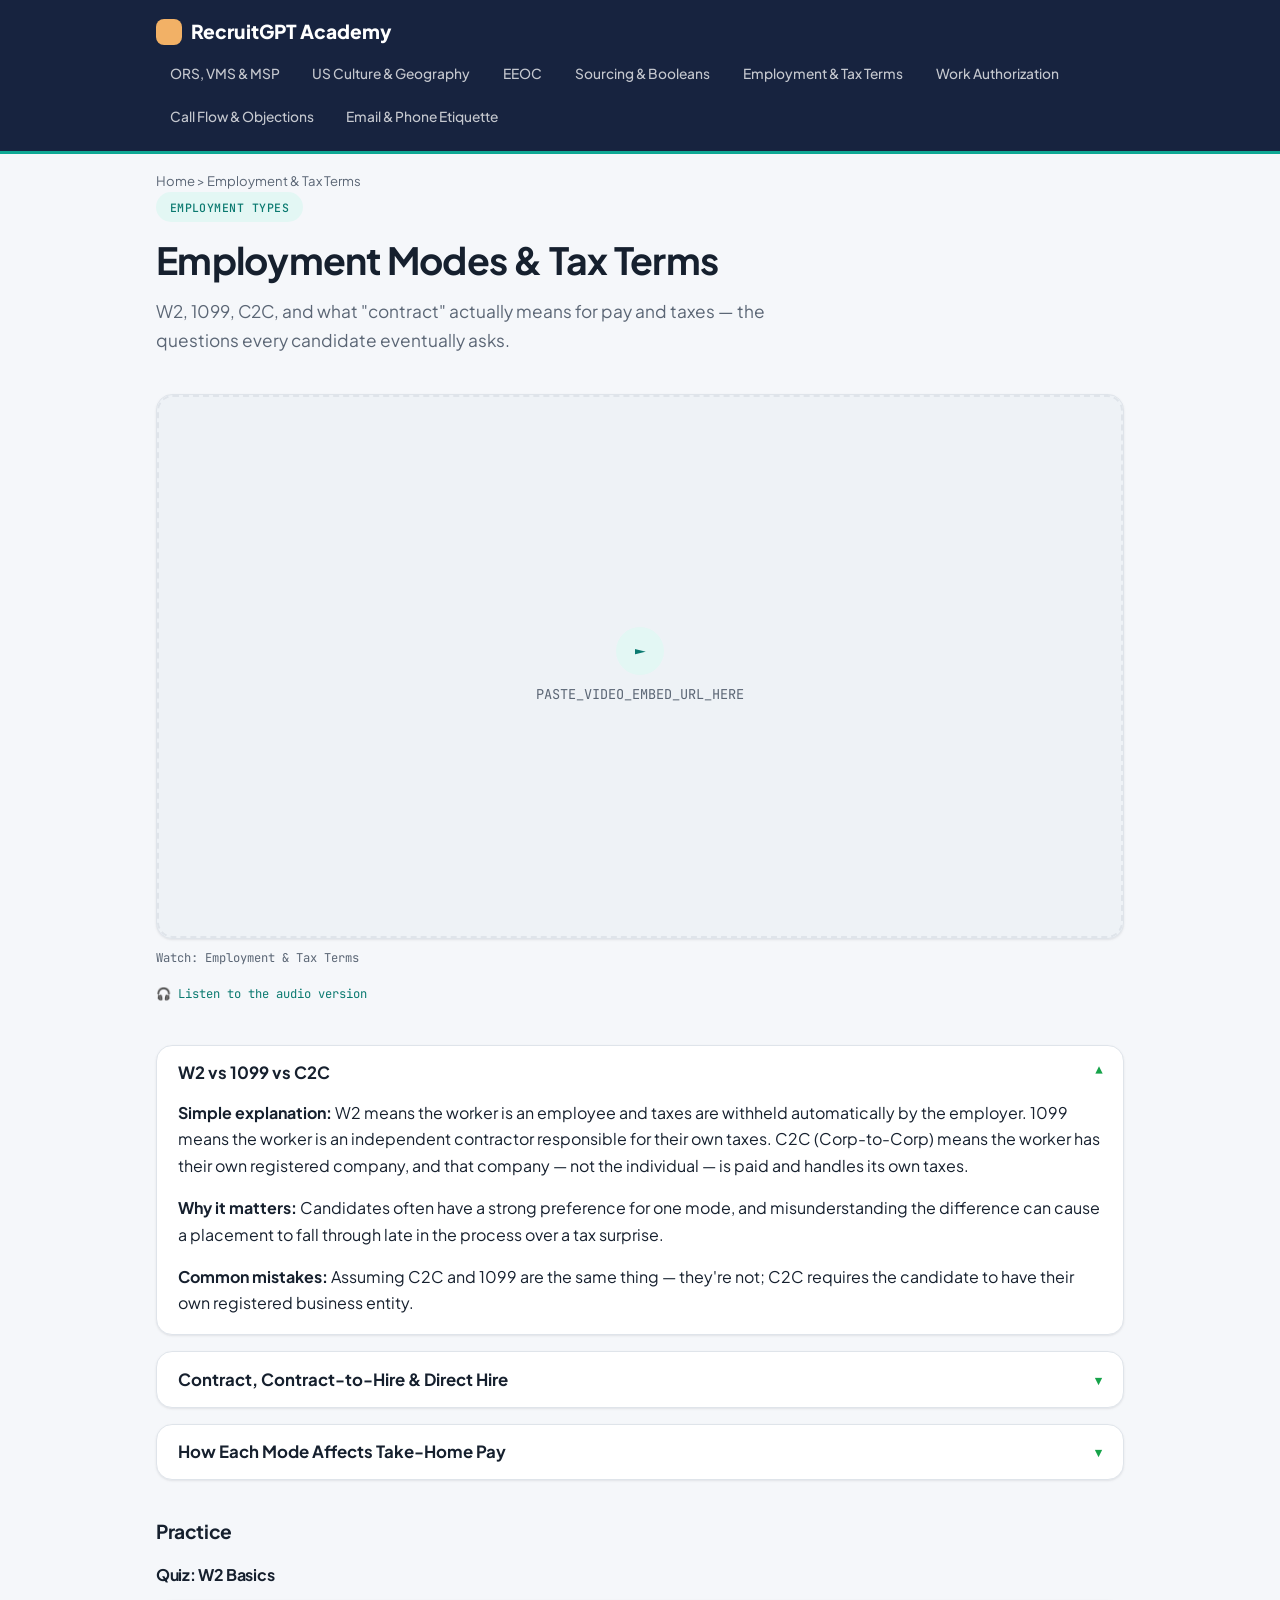
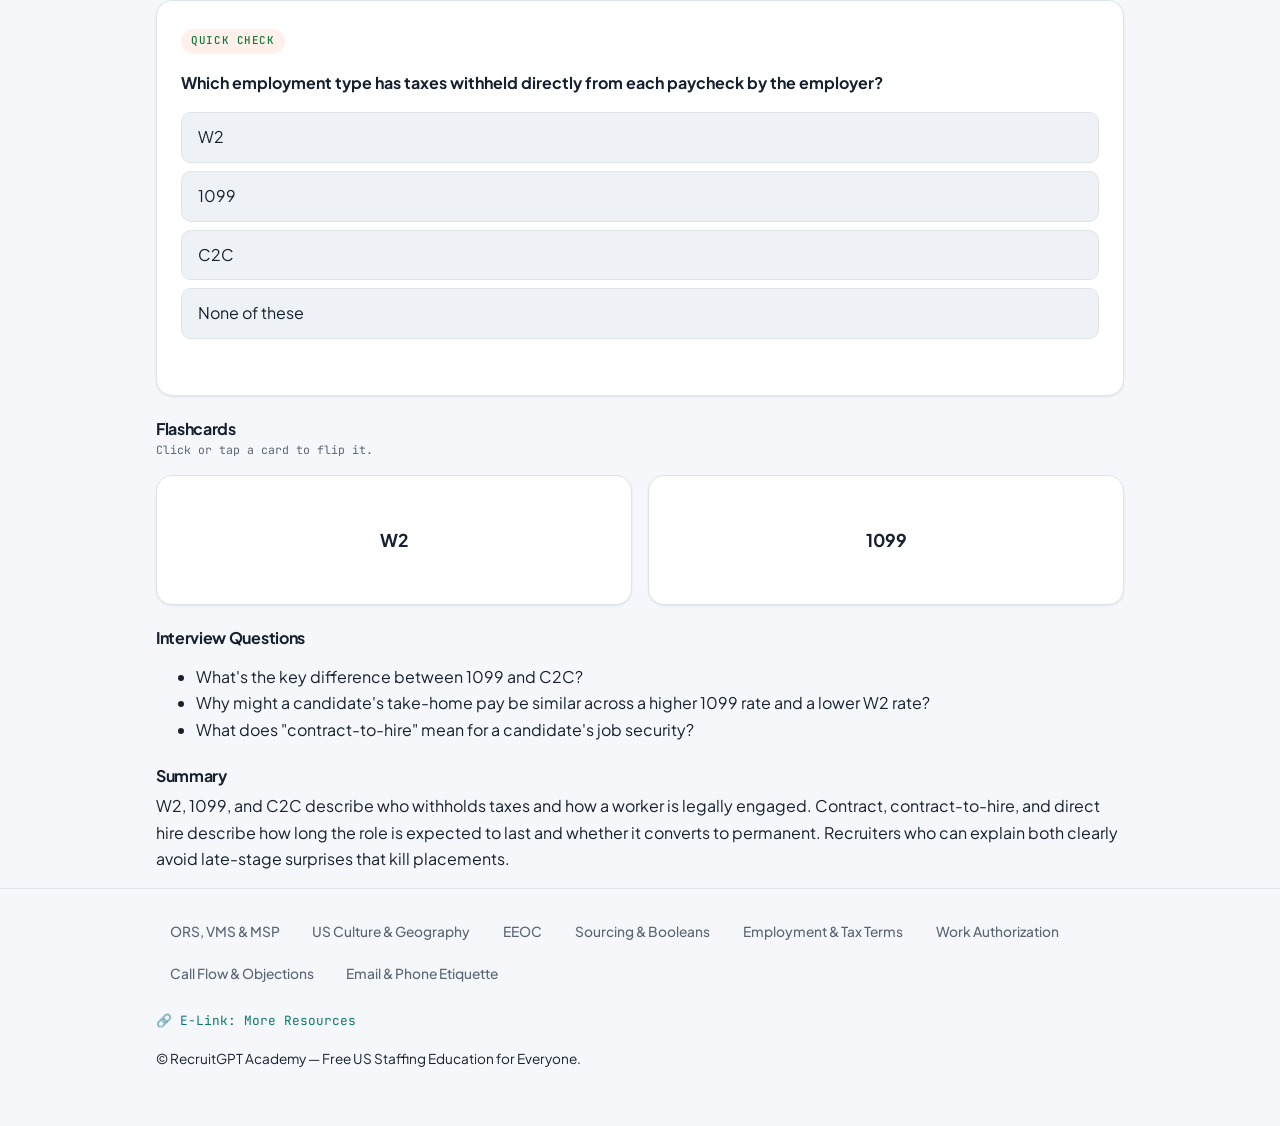
<file: employment-tax.html>
<!DOCTYPE html>
<html lang="en">
<head>
<meta charset="UTF-8">
<meta name="viewport" content="width=device-width, initial-scale=1.0">
<title>Employment &amp; Tax Terms | RecruitGPT Academy</title>
<link rel="preconnect" href="https://fonts.googleapis.com">
<link rel="preconnect" href="https://fonts.gstatic.com" crossorigin>
<link href="https://fonts.googleapis.com/css2?family=Plus+Jakarta+Sans:wght@400;500;600;700;800&family=JetBrains+Mono:wght@400;500&display=swap" rel="stylesheet">
<link rel="icon" type="image/svg+xml" href="favicon.svg">
<link rel="stylesheet" href="css/style.css">
</head>
<body>
<header class="site-header">
  <div class="header-inner">
    <a class="brand-mark" href="index.html">RecruitGPT Academy</a>
    <nav class="site-nav" aria-label="Primary"><ul><li><a href="terminology.html">ORS, VMS &amp; MSP</a></li><li><a href="us-culture-geography.html">US Culture &amp; Geography</a></li><li><a href="eeoc.html">EEOC</a></li><li><a href="sourcing-booleans.html">Sourcing &amp; Booleans</a></li><li><a href="employment-tax.html">Employment &amp; Tax Terms</a></li><li><a href="work-authorization.html">Work Authorization</a></li><li><a href="call-flow-objections.html">Call Flow &amp; Objections</a></li><li><a href="email-phone-etiquette.html">Email &amp; Phone Etiquette</a></li></ul></nav>
  </div>
</header>
<p class="breadcrumb">Home &gt; Employment &amp; Tax Terms</p>
<main class="wrap">
<div class="page-head">
<p class="eyebrow">Employment Types</p>
<h2>Employment Modes &amp; Tax Terms</h2>
<p class="hero-sub">W2, 1099, C2C, and what "contract" actually means for pay and taxes
&mdash; the questions every candidate eventually asks.</p>
</div>

<!-- VIDEO: Replace src below with your OneDrive EMBED link (Share -> Embed,
     not the normal Share link -- a plain share link will be blocked by
     OneDrive from loading in an iframe). Then delete the .video-placeholder
     div entirely. -->
<div class="video-embed">
<div class="video-frame">
<div class="video-placeholder"><span class="play-icon">&#9658;</span><span>PASTE_VIDEO_EMBED_URL_HERE</span></div>
<!-- <iframe src="PASTE_VIDEO_EMBED_URL_HERE" allowfullscreen loading="lazy" title="Watch: Employment & Tax Terms"></iframe> -->
</div>
<p class="video-caption">Watch: Employment &amp; Tax Terms</p>
<p class="video-caption"><a href="PASTE_AUDIO_EMPLOYMENT_HERE">&#127911; Listen to the audio version</a></p>
</div>

<div class="subtopic">
<h3><button class="accordion-toggle" aria-expanded="false" aria-controls="panel-14">W2 vs 1099 vs C2C<span class="chevron" aria-hidden="true">&#9662;</span></button></h3>
<div class="accordion-panel" id="panel-14">
<div class="accordion-inner">
<p><strong>Simple explanation:</strong> W2 means the worker is an employee and taxes are withheld automatically by the employer. 1099 means the worker is an independent contractor responsible for their own taxes. C2C (Corp-to-Corp) means the worker has their own registered company, and that company &mdash; not the individual &mdash; is paid and handles its own taxes.</p>
<p><strong>Why it matters:</strong> Candidates often have a strong preference for one mode, and misunderstanding the difference can cause a placement to fall through late in the process over a tax surprise.</p>
<p><strong>Common mistakes:</strong> Assuming C2C and 1099 are the same thing &mdash; they're not; C2C requires the candidate to have their own registered business entity.</p>
</div>
</div>
</div>

<div class="subtopic">
<h3><button class="accordion-toggle" aria-expanded="false" aria-controls="panel-15">Contract, Contract-to-Hire &amp; Direct Hire<span class="chevron" aria-hidden="true">&#9662;</span></button></h3>
<div class="accordion-panel" id="panel-15">
<div class="accordion-inner">
<p><strong>Simple explanation:</strong> Contract is a fixed-term engagement with a defined end date. Contract-to-hire starts as a contract with the option to convert to a full-time employee after a trial period. Direct hire means the candidate becomes a permanent employee from day one.</p>
<p><strong>Why it matters:</strong> These terms set expectations about job security and benefits &mdash; a candidate deciding between offers will weigh these differences heavily.</p>
<p><strong>Common mistakes:</strong> Using "permanent" and "contract-to-hire" interchangeably when describing a role &mdash; they carry very different expectations for the candidate.</p>
</div>
</div>
</div>

<div class="subtopic">
<h3><button class="accordion-toggle" aria-expanded="false" aria-controls="panel-16">How Each Mode Affects Take-Home Pay<span class="chevron" aria-hidden="true">&#9662;</span></button></h3>
<div class="accordion-panel" id="panel-16">
<div class="accordion-inner">
<p><strong>Simple explanation:</strong> W2 pay usually looks lower per hour than 1099 or C2C because the employer is covering payroll taxes and often benefits; 1099/C2C pay looks higher per hour but the worker must set aside money for self-employment taxes and typically has no employer-provided benefits.</p>
<p><strong>Why it matters:</strong> Comparing two offers by hourly rate alone, without factoring in taxes and benefits, gives a misleading picture of which one is actually better for the candidate.</p>
<p><strong>Common mistakes:</strong> Advising a candidate to just "pick the higher rate" without mentioning the tax and benefits trade-off.</p>
</div>
</div>
</div>

<h3>Practice</h3>
<h4 style="font-family:var(--font-display);font-size:1rem;margin:1.5rem 0 0.5rem;">Quiz: W2 Basics</h4>
<div class="quiz">
<p class="quiz-question">Which employment type has taxes withheld directly from each paycheck by the employer?</p>
<ul class="quiz-options"><li><button class="quiz-option" data-correct="true">W2</button></li><li><button class="quiz-option" data-correct="false">1099</button></li><li><button class="quiz-option" data-correct="false">C2C</button></li><li><button class="quiz-option" data-correct="false">None of these</button></li></ul>
<p class="quiz-feedback" aria-live="polite"></p>
</div>
<h4 style="font-family:var(--font-display);font-size:1rem;margin:1.5rem 0 0.5rem;">Flashcards</h4>
<p class="flashcard-hint">Click or tap a card to flip it.</p><div class="flashcard-grid"><div class="flashcard"><div class="flashcard-inner"><div class="flashcard-face flashcard-front">W2</div><div class="flashcard-face flashcard-back">Employee status &mdash; employer withholds taxes and may offer benefits.</div></div></div><div class="flashcard"><div class="flashcard-inner"><div class="flashcard-face flashcard-front">1099</div><div class="flashcard-face flashcard-back">Independent contractor status &mdash; the worker handles their own taxes, no employer withholding.</div></div></div></div>
<h4 style="font-family:var(--font-display);font-size:1rem;margin:1.5rem 0 0.5rem;">Interview Questions</h4>
<ul>
<li>What's the key difference between 1099 and C2C?</li>
<li>Why might a candidate's take-home pay be similar across a higher 1099 rate and a lower W2 rate?</li>
<li>What does "contract-to-hire" mean for a candidate's job security?</li>
</ul>
<h4 style="font-family:var(--font-display);font-size:1rem;margin:1.5rem 0 0.5rem;">Summary</h4>
<p>W2, 1099, and C2C describe who withholds taxes and how a worker is legally engaged. Contract,
contract-to-hire, and direct hire describe how long the role is expected to last and whether it
converts to permanent. Recruiters who can explain both clearly avoid late-stage surprises that
kill placements.</p>
</main>
<footer class="site-footer">
  <div class="wrap">
    <nav class="site-nav" aria-label="Primary"><ul><li><a href="terminology.html">ORS, VMS &amp; MSP</a></li><li><a href="us-culture-geography.html">US Culture &amp; Geography</a></li><li><a href="eeoc.html">EEOC</a></li><li><a href="sourcing-booleans.html">Sourcing &amp; Booleans</a></li><li><a href="employment-tax.html">Employment &amp; Tax Terms</a></li><li><a href="work-authorization.html">Work Authorization</a></li><li><a href="call-flow-objections.html">Call Flow &amp; Objections</a></li><li><a href="email-phone-etiquette.html">Email &amp; Phone Etiquette</a></li></ul></nav>
    <p><a class="elink" href="PASTE_ELINK_HERE">&#128279; E-Link: More Resources</a></p>
    <p>&copy; RecruitGPT Academy &mdash; Free US Staffing Education for Everyone.</p>
  </div>
</footer>
<script src="js/interactive.js" defer></script>
</body>
</html>
</file>
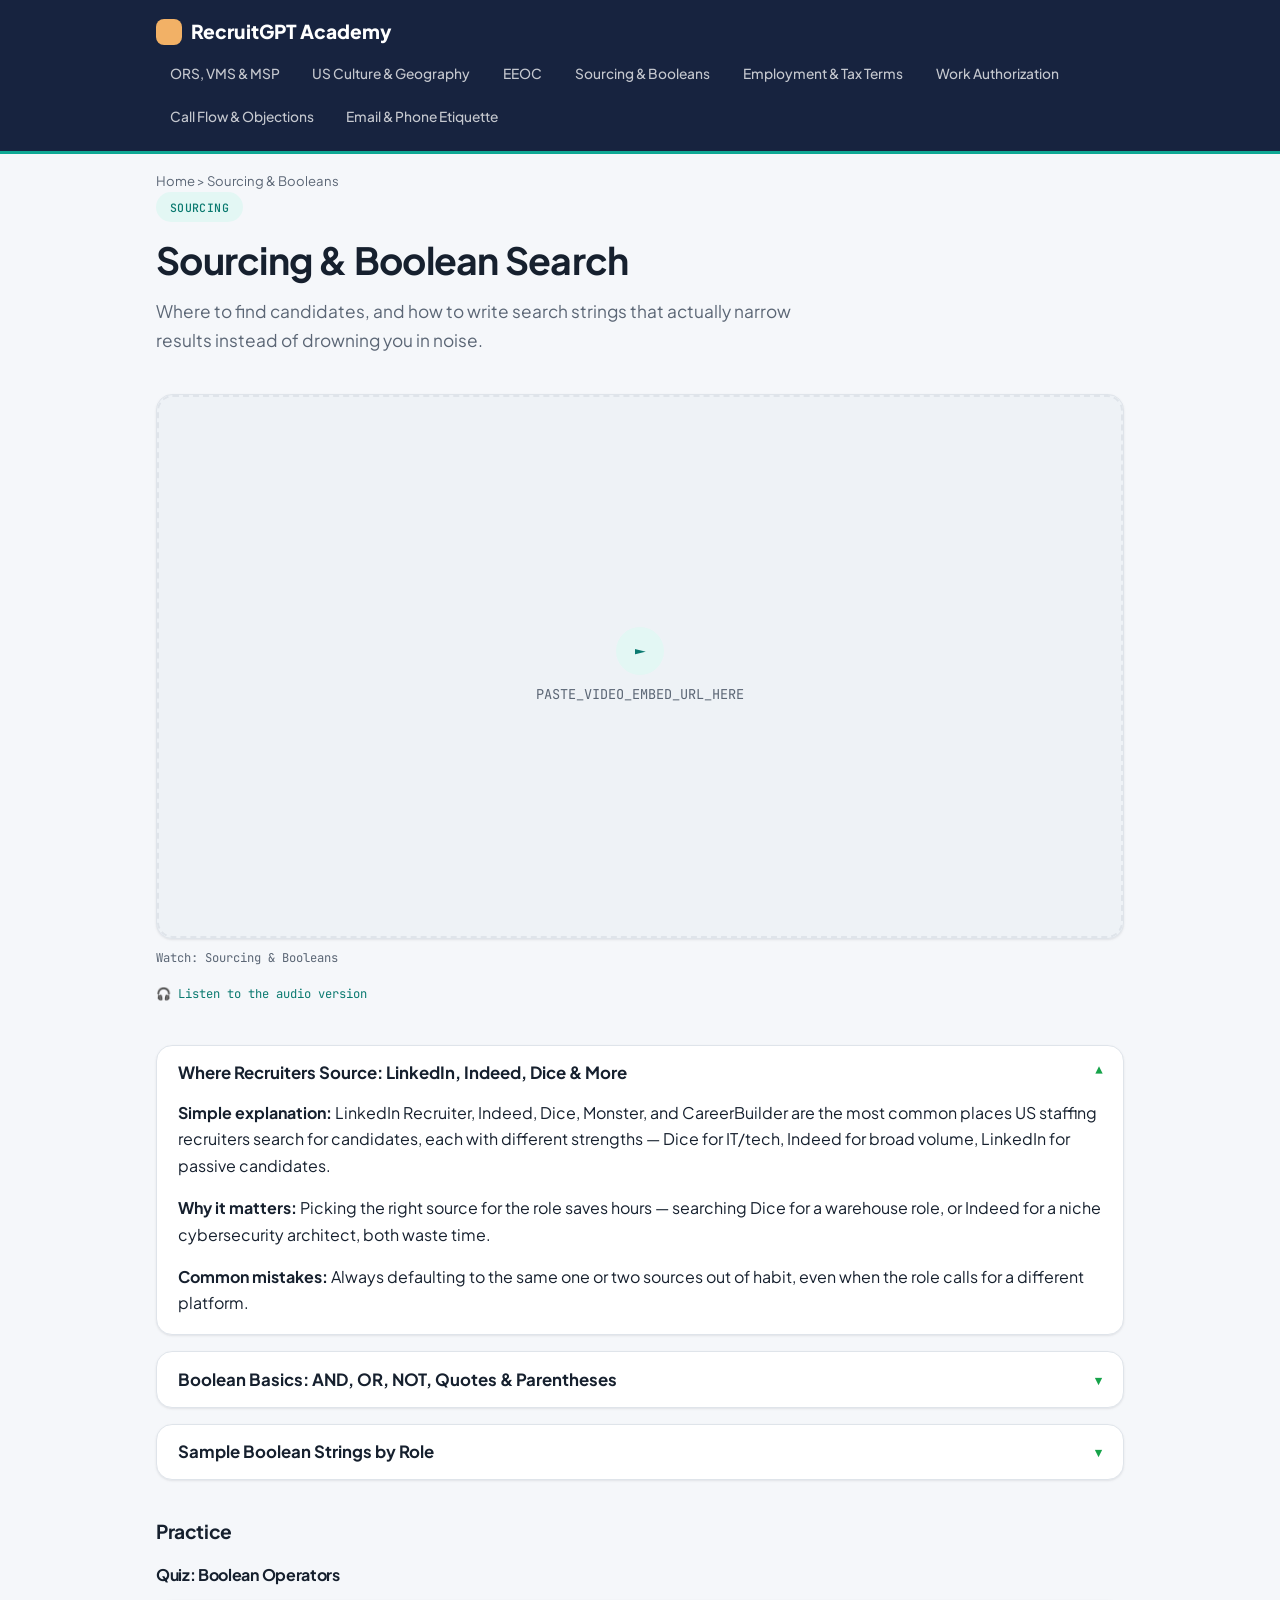
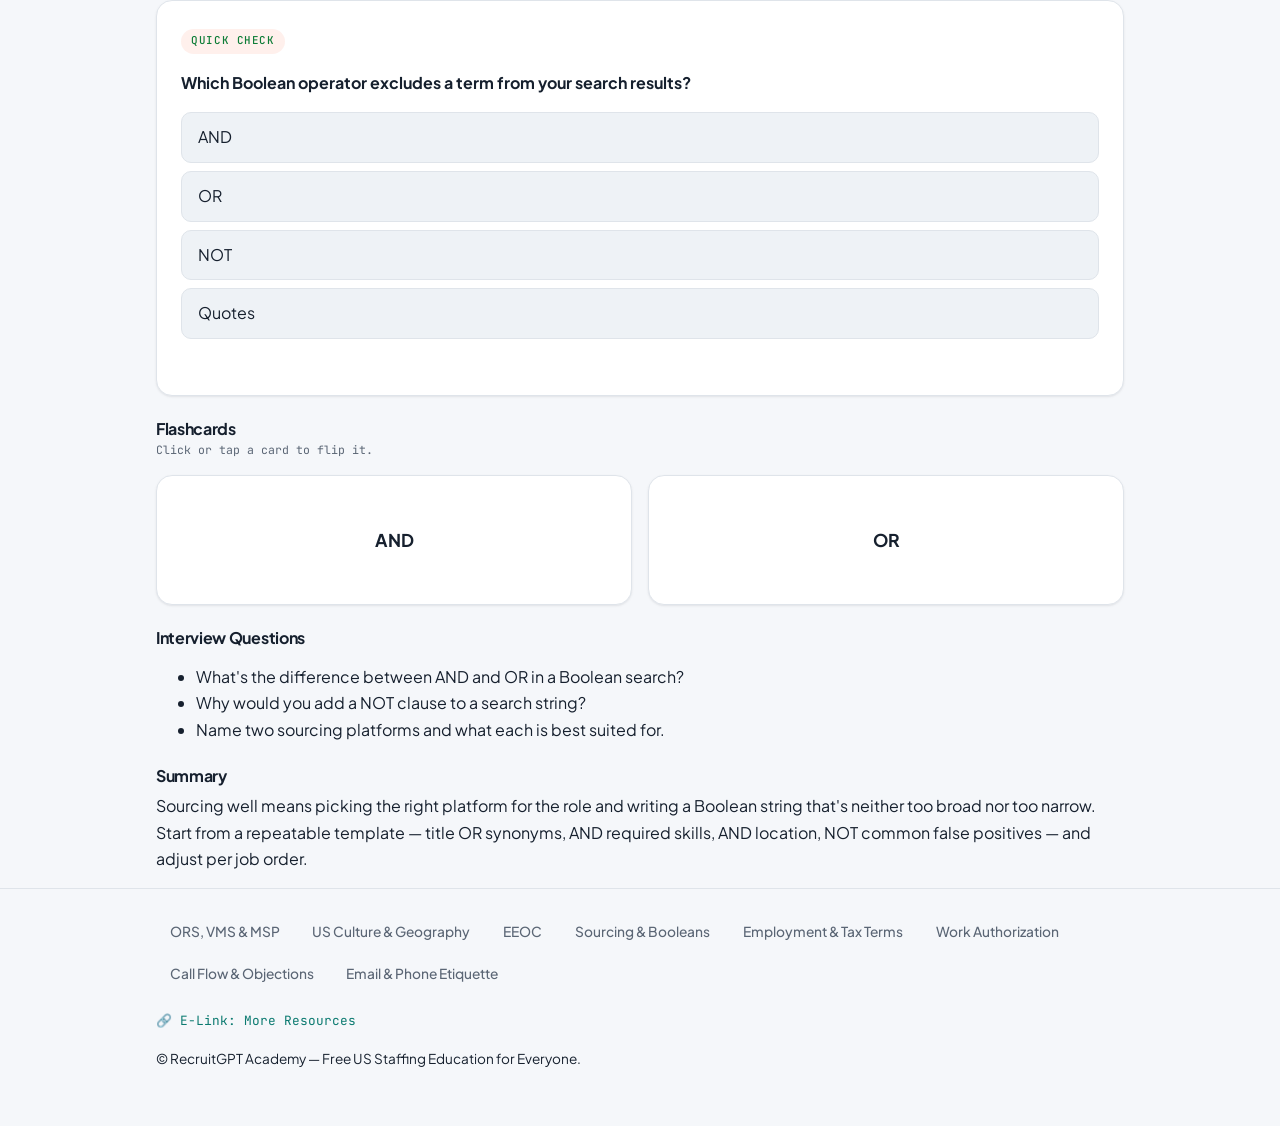
<file: sourcing-booleans.html>
<!DOCTYPE html>
<html lang="en">
<head>
<meta charset="UTF-8">
<meta name="viewport" content="width=device-width, initial-scale=1.0">
<title>Sourcing &amp; Booleans | RecruitGPT Academy</title>
<link rel="preconnect" href="https://fonts.googleapis.com">
<link rel="preconnect" href="https://fonts.gstatic.com" crossorigin>
<link href="https://fonts.googleapis.com/css2?family=Plus+Jakarta+Sans:wght@400;500;600;700;800&family=JetBrains+Mono:wght@400;500&display=swap" rel="stylesheet">
<link rel="icon" type="image/svg+xml" href="favicon.svg">
<link rel="stylesheet" href="css/style.css">
</head>
<body>
<header class="site-header">
  <div class="header-inner">
    <a class="brand-mark" href="index.html">RecruitGPT Academy</a>
    <nav class="site-nav" aria-label="Primary"><ul><li><a href="terminology.html">ORS, VMS &amp; MSP</a></li><li><a href="us-culture-geography.html">US Culture &amp; Geography</a></li><li><a href="eeoc.html">EEOC</a></li><li><a href="sourcing-booleans.html">Sourcing &amp; Booleans</a></li><li><a href="employment-tax.html">Employment &amp; Tax Terms</a></li><li><a href="work-authorization.html">Work Authorization</a></li><li><a href="call-flow-objections.html">Call Flow &amp; Objections</a></li><li><a href="email-phone-etiquette.html">Email &amp; Phone Etiquette</a></li></ul></nav>
  </div>
</header>
<p class="breadcrumb">Home &gt; Sourcing &amp; Booleans</p>
<main class="wrap">
<div class="page-head">
<p class="eyebrow">Sourcing</p>
<h2>Sourcing &amp; Boolean Search</h2>
<p class="hero-sub">Where to find candidates, and how to write search strings that
actually narrow results instead of drowning you in noise.</p>
</div>

<!-- VIDEO: Replace src below with your OneDrive EMBED link (Share -> Embed,
     not the normal Share link -- a plain share link will be blocked by
     OneDrive from loading in an iframe). Then delete the .video-placeholder
     div entirely. -->
<div class="video-embed">
<div class="video-frame">
<div class="video-placeholder"><span class="play-icon">&#9658;</span><span>PASTE_VIDEO_EMBED_URL_HERE</span></div>
<!-- <iframe src="PASTE_VIDEO_EMBED_URL_HERE" allowfullscreen loading="lazy" title="Watch: Sourcing & Booleans"></iframe> -->
</div>
<p class="video-caption">Watch: Sourcing &amp; Booleans</p>
<p class="video-caption"><a href="PASTE_AUDIO_SOURCING_HERE">&#127911; Listen to the audio version</a></p>
</div>

<div class="subtopic">
<h3><button class="accordion-toggle" aria-expanded="false" aria-controls="panel-11">Where Recruiters Source: LinkedIn, Indeed, Dice &amp; More<span class="chevron" aria-hidden="true">&#9662;</span></button></h3>
<div class="accordion-panel" id="panel-11">
<div class="accordion-inner">
<p><strong>Simple explanation:</strong> LinkedIn Recruiter, Indeed, Dice, Monster, and CareerBuilder are the most common places US staffing recruiters search for candidates, each with different strengths &mdash; Dice for IT/tech, Indeed for broad volume, LinkedIn for passive candidates.</p>
<p><strong>Why it matters:</strong> Picking the right source for the role saves hours &mdash; searching Dice for a warehouse role, or Indeed for a niche cybersecurity architect, both waste time.</p>
<p><strong>Common mistakes:</strong> Always defaulting to the same one or two sources out of habit, even when the role calls for a different platform.</p>
</div>
</div>
</div>

<div class="subtopic">
<h3><button class="accordion-toggle" aria-expanded="false" aria-controls="panel-12">Boolean Basics: AND, OR, NOT, Quotes &amp; Parentheses<span class="chevron" aria-hidden="true">&#9662;</span></button></h3>
<div class="accordion-panel" id="panel-12">
<div class="accordion-inner">
<p><strong>Simple explanation:</strong> Boolean search uses AND, OR, NOT, quotation marks, and parentheses to combine or exclude search terms &mdash; AND narrows results, OR broadens them, NOT excludes a term, and quotes search for an exact phrase.</p>
<p><strong>Why it matters:</strong> A well-built Boolean string turns thousands of irrelevant resumes into a short, relevant list &mdash; it's one of the highest-leverage skills in sourcing.</p>
<p><strong>Common mistakes:</strong> Overusing OR and ending up with a search so broad it returns everything, or overusing AND and quotes and ending up with zero results.</p>
</div>
</div>
</div>

<div class="subtopic">
<h3><button class="accordion-toggle" aria-expanded="false" aria-controls="panel-13">Sample Boolean Strings by Role<span class="chevron" aria-hidden="true">&#9662;</span></button></h3>
<div class="accordion-panel" id="panel-13">
<div class="accordion-inner">
<p><strong>Simple explanation:</strong> A basic pattern is: (job title OR synonym) AND (skill1 OR skill2) AND "location" NOT (unwanted term). For example: ("java developer" OR "java engineer") AND (spring OR hibernate) AND "Dallas" NOT "manager".</p>
<p><strong>Why it matters:</strong> Having a repeatable template means you're not starting from scratch on every new job order.</p>
<p><strong>Common mistakes:</strong> Forgetting to add a NOT clause for common false positives, like excluding "manager" or "intern" when sourcing individual-contributor roles.</p>
</div>
</div>
</div>

<h3>Practice</h3>
<h4 style="font-family:var(--font-display);font-size:1rem;margin:1.5rem 0 0.5rem;">Quiz: Boolean Operators</h4>
<div class="quiz">
<p class="quiz-question">Which Boolean operator excludes a term from your search results?</p>
<ul class="quiz-options"><li><button class="quiz-option" data-correct="false">AND</button></li><li><button class="quiz-option" data-correct="false">OR</button></li><li><button class="quiz-option" data-correct="true">NOT</button></li><li><button class="quiz-option" data-correct="false">Quotes</button></li></ul>
<p class="quiz-feedback" aria-live="polite"></p>
</div>
<h4 style="font-family:var(--font-display);font-size:1rem;margin:1.5rem 0 0.5rem;">Flashcards</h4>
<p class="flashcard-hint">Click or tap a card to flip it.</p><div class="flashcard-grid"><div class="flashcard"><div class="flashcard-inner"><div class="flashcard-face flashcard-front">AND</div><div class="flashcard-face flashcard-back">Narrows results &mdash; both terms must appear.</div></div></div><div class="flashcard"><div class="flashcard-inner"><div class="flashcard-face flashcard-front">OR</div><div class="flashcard-face flashcard-back">Broadens results &mdash; either term may appear.</div></div></div></div>
<h4 style="font-family:var(--font-display);font-size:1rem;margin:1.5rem 0 0.5rem;">Interview Questions</h4>
<ul>
<li>What's the difference between AND and OR in a Boolean search?</li>
<li>Why would you add a NOT clause to a search string?</li>
<li>Name two sourcing platforms and what each is best suited for.</li>
</ul>
<h4 style="font-family:var(--font-display);font-size:1rem;margin:1.5rem 0 0.5rem;">Summary</h4>
<p>Sourcing well means picking the right platform for the role and writing a Boolean string
that's neither too broad nor too narrow. Start from a repeatable template &mdash; title OR
synonyms, AND required skills, AND location, NOT common false positives &mdash; and adjust
per job order.</p>
</main>
<footer class="site-footer">
  <div class="wrap">
    <nav class="site-nav" aria-label="Primary"><ul><li><a href="terminology.html">ORS, VMS &amp; MSP</a></li><li><a href="us-culture-geography.html">US Culture &amp; Geography</a></li><li><a href="eeoc.html">EEOC</a></li><li><a href="sourcing-booleans.html">Sourcing &amp; Booleans</a></li><li><a href="employment-tax.html">Employment &amp; Tax Terms</a></li><li><a href="work-authorization.html">Work Authorization</a></li><li><a href="call-flow-objections.html">Call Flow &amp; Objections</a></li><li><a href="email-phone-etiquette.html">Email &amp; Phone Etiquette</a></li></ul></nav>
    <p><a class="elink" href="PASTE_ELINK_HERE">&#128279; E-Link: More Resources</a></p>
    <p>&copy; RecruitGPT Academy &mdash; Free US Staffing Education for Everyone.</p>
  </div>
</footer>
<script src="js/interactive.js" defer></script>
</body>
</html>
</file>
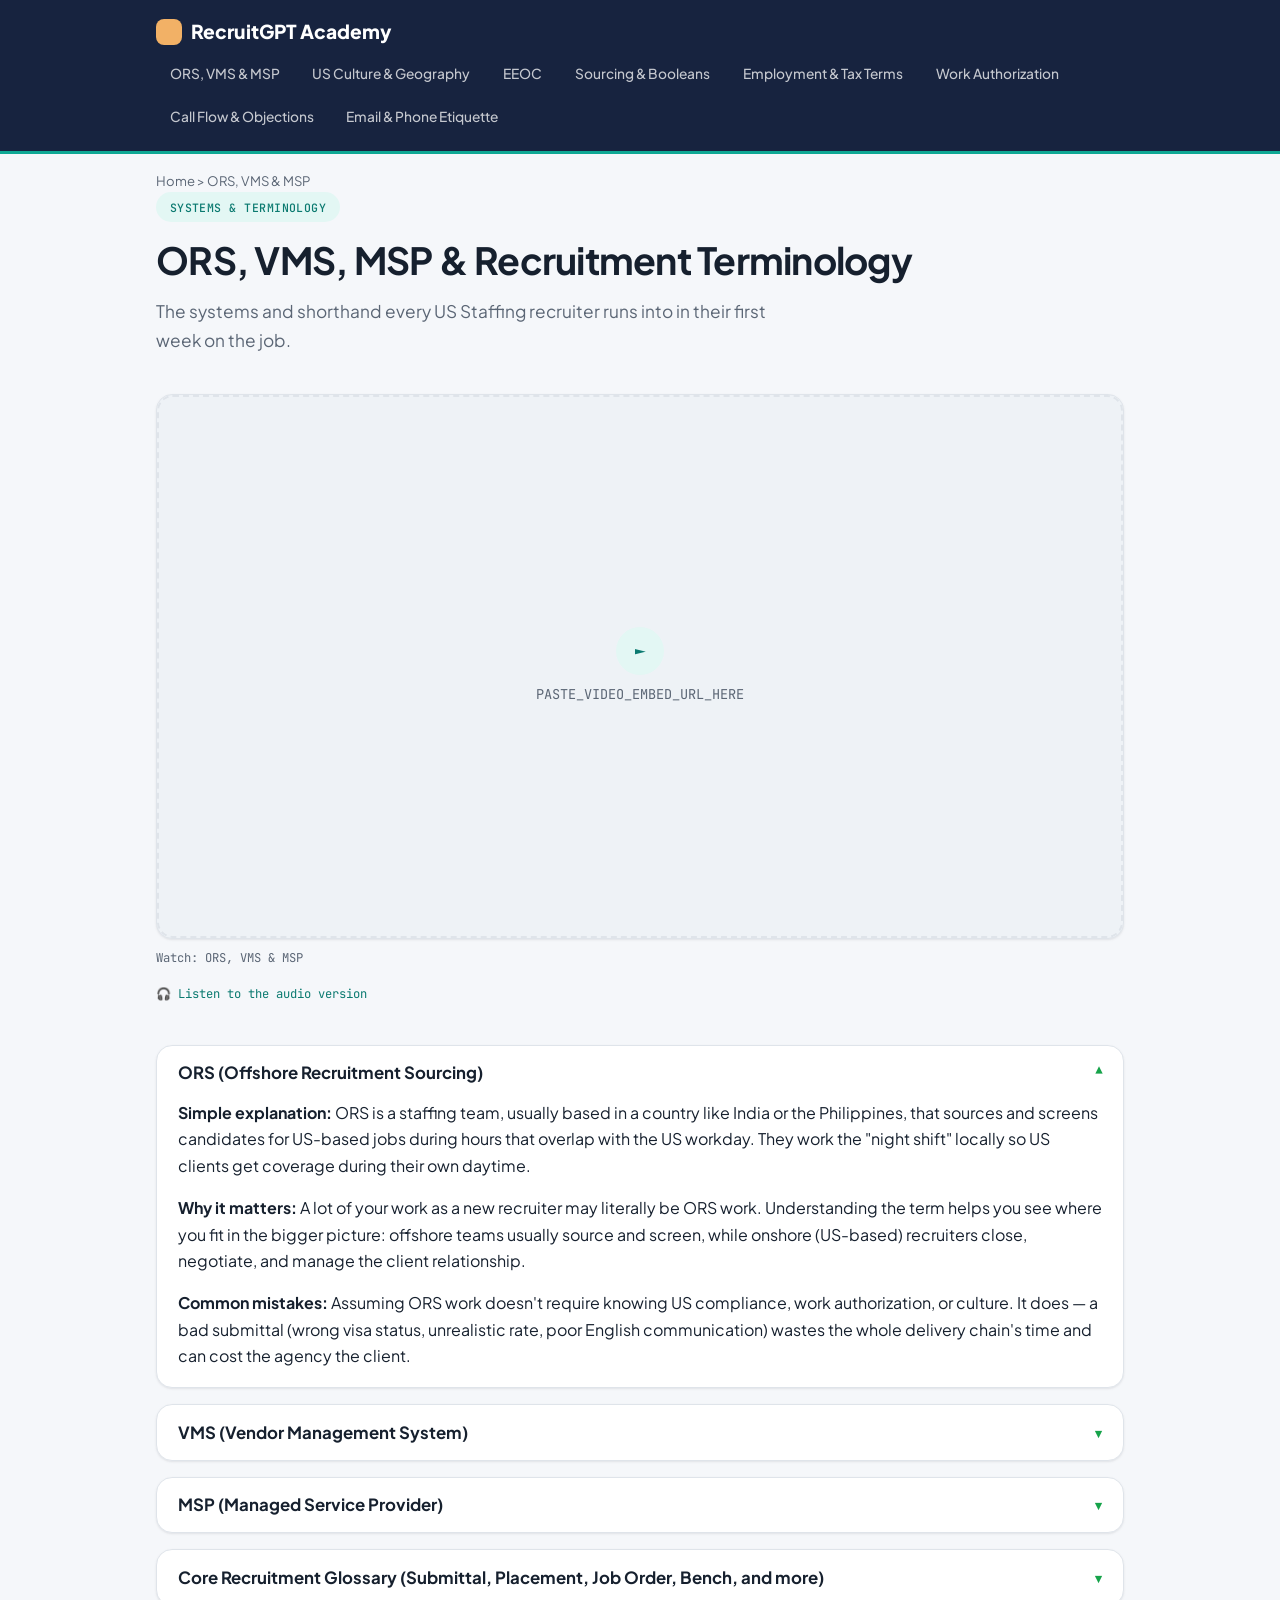
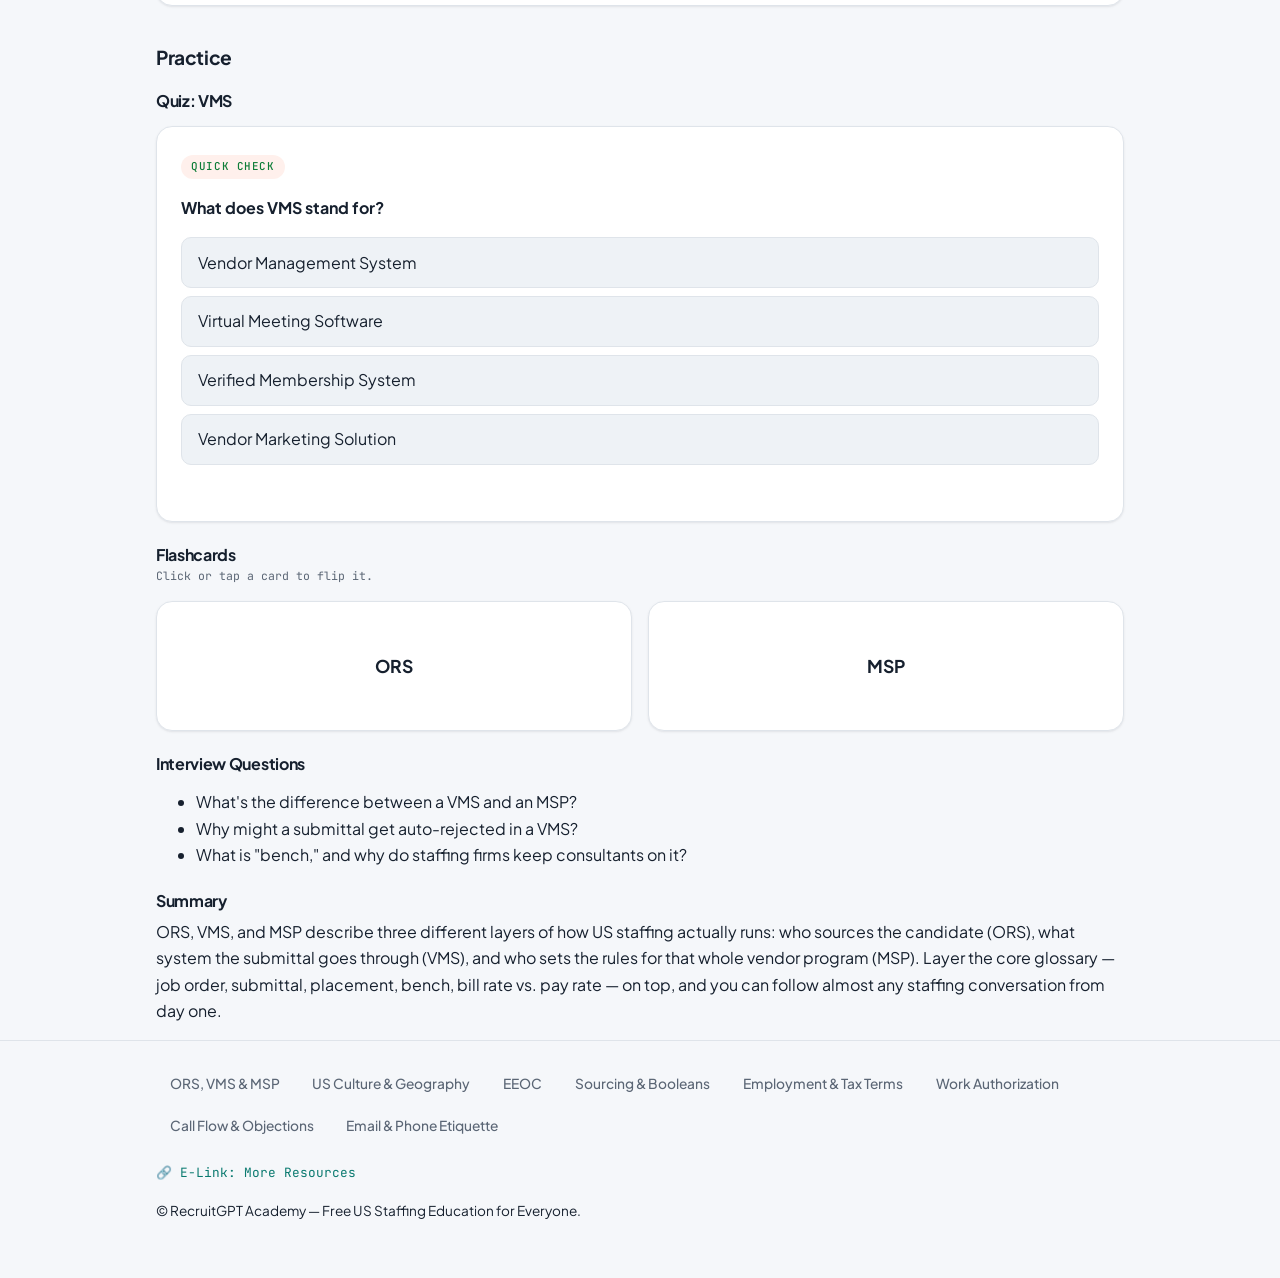
<file: terminology.html>
<!DOCTYPE html>
<html lang="en">
<head>
<meta charset="UTF-8">
<meta name="viewport" content="width=device-width, initial-scale=1.0">
<title>ORS, VMS &amp; MSP | RecruitGPT Academy</title>
<link rel="preconnect" href="https://fonts.googleapis.com">
<link rel="preconnect" href="https://fonts.gstatic.com" crossorigin>
<link href="https://fonts.googleapis.com/css2?family=Plus+Jakarta+Sans:wght@400;500;600;700;800&family=JetBrains+Mono:wght@400;500&display=swap" rel="stylesheet">
<link rel="icon" type="image/svg+xml" href="favicon.svg">
<link rel="stylesheet" href="css/style.css">
</head>
<body>
<header class="site-header">
  <div class="header-inner">
    <a class="brand-mark" href="index.html">RecruitGPT Academy</a>
    <nav class="site-nav" aria-label="Primary"><ul><li><a href="terminology.html">ORS, VMS &amp; MSP</a></li><li><a href="us-culture-geography.html">US Culture &amp; Geography</a></li><li><a href="eeoc.html">EEOC</a></li><li><a href="sourcing-booleans.html">Sourcing &amp; Booleans</a></li><li><a href="employment-tax.html">Employment &amp; Tax Terms</a></li><li><a href="work-authorization.html">Work Authorization</a></li><li><a href="call-flow-objections.html">Call Flow &amp; Objections</a></li><li><a href="email-phone-etiquette.html">Email &amp; Phone Etiquette</a></li></ul></nav>
  </div>
</header>
<p class="breadcrumb">Home &gt; ORS, VMS &amp; MSP</p>
<main class="wrap">
<div class="page-head">
<p class="eyebrow">Systems &amp; Terminology</p>
<h2>ORS, VMS, MSP &amp; Recruitment Terminology</h2>
<p class="hero-sub">The systems and shorthand every US Staffing recruiter runs into in
their first week on the job.</p>
</div>

<!-- VIDEO: Replace src below with your OneDrive EMBED link (Share -> Embed,
     not the normal Share link -- a plain share link will be blocked by
     OneDrive from loading in an iframe). Then delete the .video-placeholder
     div entirely. -->
<div class="video-embed">
<div class="video-frame">
<div class="video-placeholder"><span class="play-icon">&#9658;</span><span>PASTE_VIDEO_EMBED_URL_HERE</span></div>
<!-- <iframe src="PASTE_VIDEO_EMBED_URL_HERE" allowfullscreen loading="lazy" title="Watch: ORS, VMS & MSP"></iframe> -->
</div>
<p class="video-caption">Watch: ORS, VMS &amp; MSP</p>
<p class="video-caption"><a href="PASTE_AUDIO_TERMINOLOGY_HERE">&#127911; Listen to the audio version</a></p>
</div>

<div class="subtopic">
<h3><button class="accordion-toggle" aria-expanded="false" aria-controls="panel-1">ORS (Offshore Recruitment Sourcing)<span class="chevron" aria-hidden="true">&#9662;</span></button></h3>
<div class="accordion-panel" id="panel-1">
<div class="accordion-inner">
<p><strong>Simple explanation:</strong> ORS is a staffing team, usually based in a country like India or the Philippines, that sources and screens candidates for US-based jobs during hours that overlap with the US workday. They work the "night shift" locally so US clients get coverage during their own daytime.</p>
<p><strong>Why it matters:</strong> A lot of your work as a new recruiter may literally be ORS work. Understanding the term helps you see where you fit in the bigger picture: offshore teams usually source and screen, while onshore (US-based) recruiters close, negotiate, and manage the client relationship.</p>
<p><strong>Common mistakes:</strong> Assuming ORS work doesn't require knowing US compliance, work authorization, or culture. It does &mdash; a bad submittal (wrong visa status, unrealistic rate, poor English communication) wastes the whole delivery chain's time and can cost the agency the client.</p>
</div>
</div>
</div>

<div class="subtopic">
<h3><button class="accordion-toggle" aria-expanded="false" aria-controls="panel-2">VMS (Vendor Management System)<span class="chevron" aria-hidden="true">&#9662;</span></button></h3>
<div class="accordion-panel" id="panel-2">
<div class="accordion-inner">
<p><strong>Simple explanation:</strong> A VMS is a website (like Fieldglass or Beeline) that big companies use to run their contract-hiring process. Job openings, candidate submittals, timesheets, and invoices all flow through it instead of email.</p>
<p><strong>Why it matters:</strong> If a client uses a VMS, emailing a resume to the hiring manager isn't enough &mdash; the candidate must be formally submitted through the VMS by a specific deadline, with specific fields filled in correctly. Miss the window and even a perfect candidate is out.</p>
<p><strong>Common mistakes:</strong> Submitting a candidate above the client's rate ceiling. Most VMS platforms auto-reject over-rate submittals before a human ever sees them, so always confirm the rate cap before you submit.</p>
</div>
</div>
</div>

<div class="subtopic">
<h3><button class="accordion-toggle" aria-expanded="false" aria-controls="panel-3">MSP (Managed Service Provider)<span class="chevron" aria-hidden="true">&#9662;</span></button></h3>
<div class="accordion-panel" id="panel-3">
<div class="accordion-inner">
<p><strong>Simple explanation:</strong> An MSP is a company a large employer hires to manage its entire contract-workforce program: which staffing agencies ("suppliers") are allowed to submit candidates, what the rules are, and often the VMS itself.</p>
<p><strong>Why it matters:</strong> When a client has an MSP, your agency is one of several approved suppliers competing for the same job orders under the same rules. The MSP &mdash; not the hiring manager &mdash; usually controls things like rate caps and how many candidates each supplier can submit per requisition.</p>
<p><strong>Common mistakes:</strong> Mixing up MSP and VMS. The VMS is the software; the MSP is the company and program that decides how that software is used. Also, trying to go around the MSP straight to the hiring manager &mdash; this usually breaks the program's rules and can get your agency removed from the vendor list entirely.</p>
</div>
</div>
</div>

<div class="subtopic">
<h3><button class="accordion-toggle" aria-expanded="false" aria-controls="panel-4">Core Recruitment Glossary (Submittal, Placement, Job Order, Bench, and more)<span class="chevron" aria-hidden="true">&#9662;</span></button></h3>
<div class="accordion-panel" id="panel-4">
<div class="accordion-inner">
<p><strong>Simple explanation:</strong> A handful of terms come up in nearly every conversation. Learn these five first:</p>
<ul>
<li><strong>Job Order (Req):</strong> An open position a client wants filled &mdash; the starting point of a recruiter's day.</li>
<li><strong>Submittal:</strong> Sending a candidate's profile to the client (or into the VMS) for consideration against a specific job order.</li>
<li><strong>Placement:</strong> A submittal that actually resulted in the candidate starting the job &mdash; the core metric recruiters are measured on.</li>
<li><strong>Bench:</strong> Consultants already employed by the staffing firm (often on a visa like H1B) who aren't yet billing on a client project. The firm pays them while sourcing new work.</li>
<li><strong>Bill Rate vs. Pay Rate:</strong> The bill rate is what the client pays the agency per hour; the pay rate is what the agency pays the consultant. The gap between the two is the agency's margin.</li>
</ul>
<p><strong>Why it matters:</strong> These words are shorthand every recruiter, account manager, and client uses daily. Not knowing them slows down every call and email.</p>
<p><strong>Common mistakes:</strong> Confusing bill rate and pay rate when discussing compensation &mdash; quoting the wrong number to a candidate damages trust fast, and quoting it to a client can cost the deal.</p>
</div>
</div>
</div>

<h3>Practice</h3>
<h4 style="font-family:var(--font-display);font-size:1rem;margin:1.5rem 0 0.5rem;">Quiz: VMS</h4>
<div class="quiz">
<p class="quiz-question">What does VMS stand for?</p>
<ul class="quiz-options"><li><button class="quiz-option" data-correct="true">Vendor Management System</button></li><li><button class="quiz-option" data-correct="false">Virtual Meeting Software</button></li><li><button class="quiz-option" data-correct="false">Verified Membership System</button></li><li><button class="quiz-option" data-correct="false">Vendor Marketing Solution</button></li></ul>
<p class="quiz-feedback" aria-live="polite"></p>
</div>
<h4 style="font-family:var(--font-display);font-size:1rem;margin:1.5rem 0 0.5rem;">Flashcards</h4>
<p class="flashcard-hint">Click or tap a card to flip it.</p><div class="flashcard-grid"><div class="flashcard"><div class="flashcard-inner"><div class="flashcard-face flashcard-front">ORS</div><div class="flashcard-face flashcard-back">Offshore Recruitment Sourcing &mdash; sourcing candidates from an offshore team to support US-based hiring.</div></div></div><div class="flashcard"><div class="flashcard-inner"><div class="flashcard-face flashcard-front">MSP</div><div class="flashcard-face flashcard-back">Managed Service Provider &mdash; a third party that manages an employer's contingent workforce program.</div></div></div></div>
<h4 style="font-family:var(--font-display);font-size:1rem;margin:1.5rem 0 0.5rem;">Interview Questions</h4>
<ul>
<li>What's the difference between a VMS and an MSP?</li>
<li>Why might a submittal get auto-rejected in a VMS?</li>
<li>What is "bench," and why do staffing firms keep consultants on it?</li>
</ul>
<h4 style="font-family:var(--font-display);font-size:1rem;margin:1.5rem 0 0.5rem;">Summary</h4>
<p>ORS, VMS, and MSP describe three different layers of how US staffing actually runs: who
sources the candidate (ORS), what system the submittal goes through (VMS), and who sets the
rules for that whole vendor program (MSP). Layer the core glossary &mdash; job order, submittal,
placement, bench, bill rate vs. pay rate &mdash; on top, and you can follow almost any staffing
conversation from day one.</p>
</main>
<footer class="site-footer">
  <div class="wrap">
    <nav class="site-nav" aria-label="Primary"><ul><li><a href="terminology.html">ORS, VMS &amp; MSP</a></li><li><a href="us-culture-geography.html">US Culture &amp; Geography</a></li><li><a href="eeoc.html">EEOC</a></li><li><a href="sourcing-booleans.html">Sourcing &amp; Booleans</a></li><li><a href="employment-tax.html">Employment &amp; Tax Terms</a></li><li><a href="work-authorization.html">Work Authorization</a></li><li><a href="call-flow-objections.html">Call Flow &amp; Objections</a></li><li><a href="email-phone-etiquette.html">Email &amp; Phone Etiquette</a></li></ul></nav>
    <p><a class="elink" href="PASTE_ELINK_HERE">&#128279; E-Link: More Resources</a></p>
    <p>&copy; RecruitGPT Academy &mdash; Free US Staffing Education for Everyone.</p>
  </div>
</footer>
<script src="js/interactive.js" defer></script>
</body>
</html>
</file>
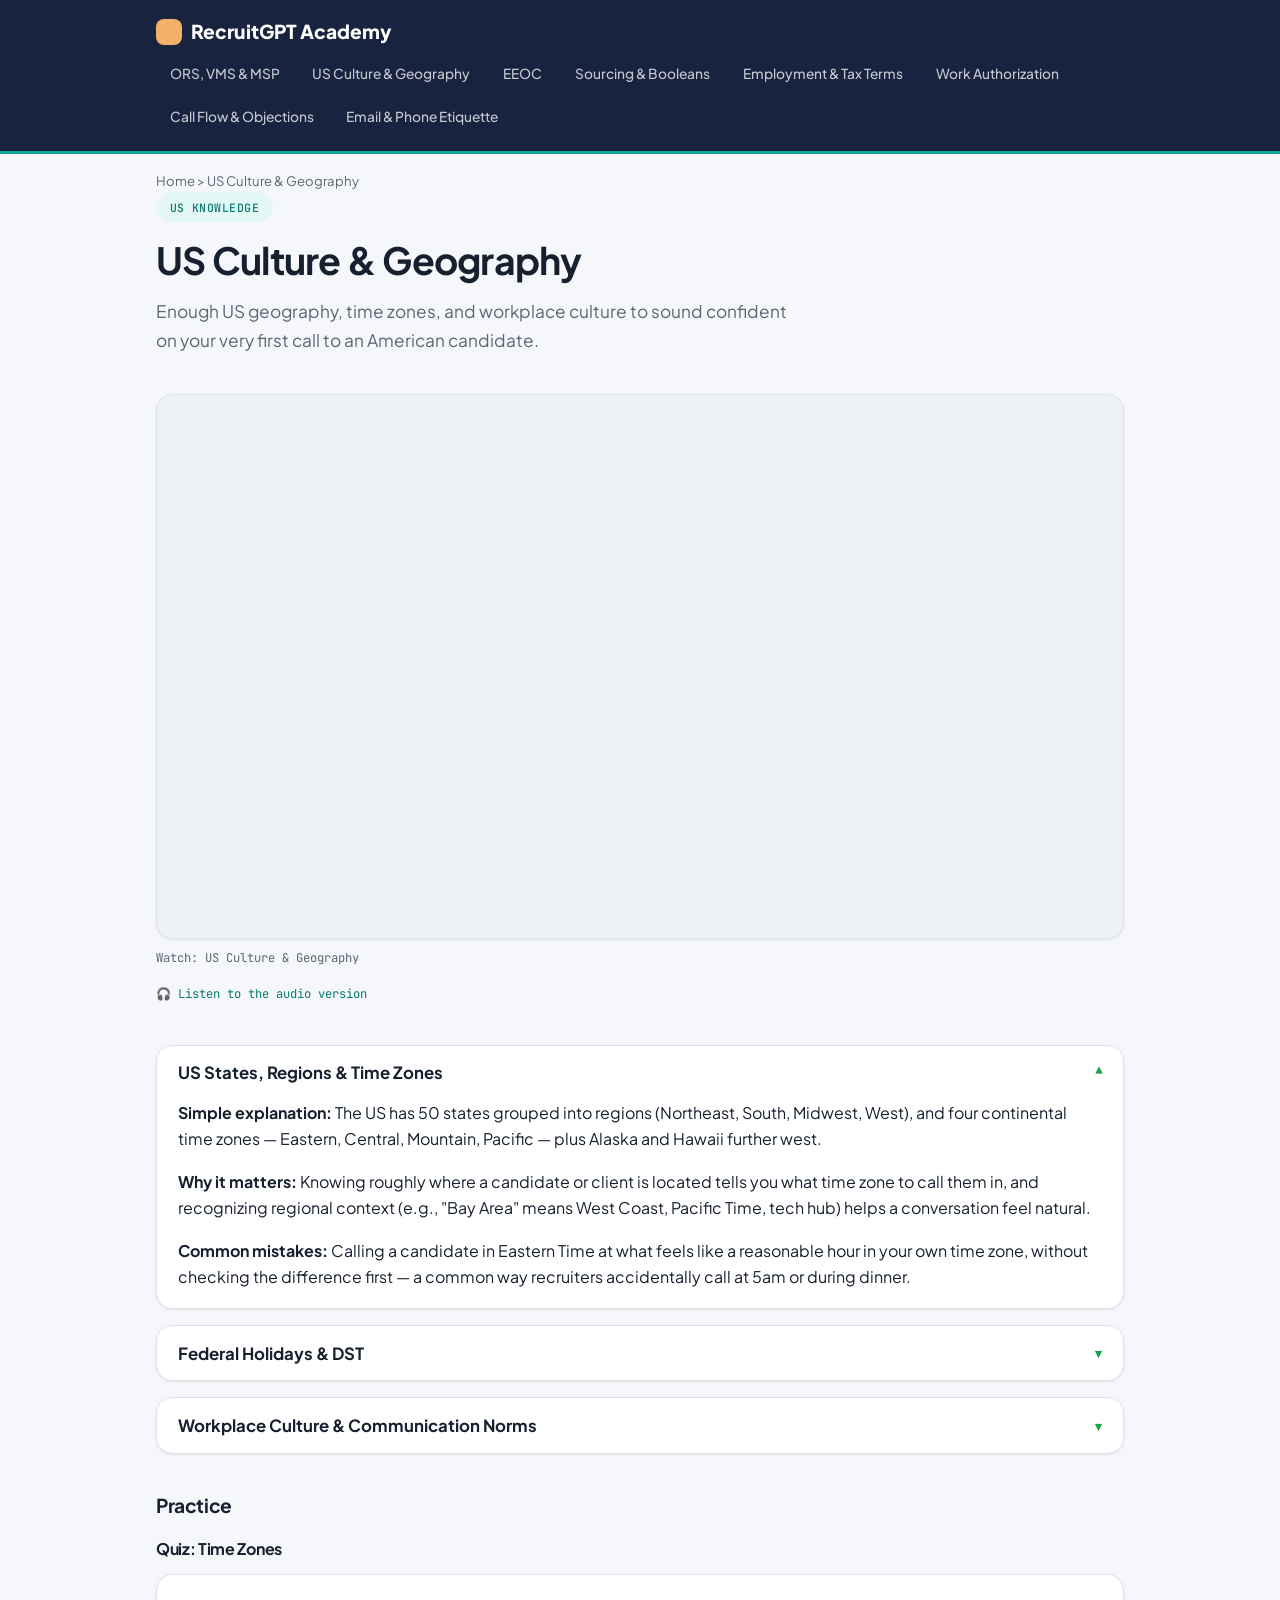
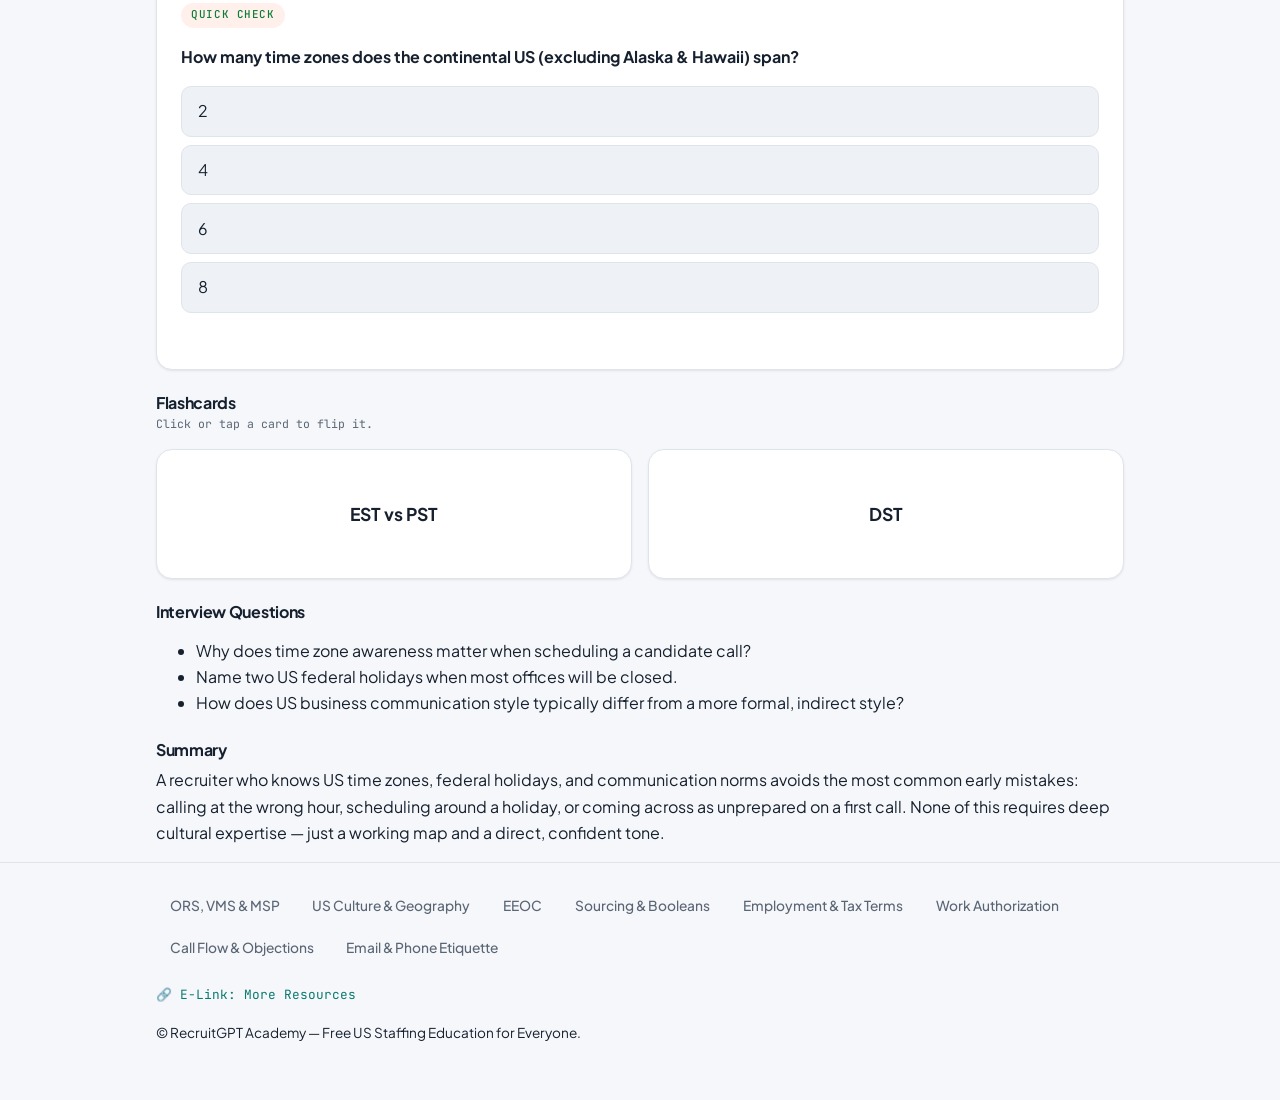
<file: us-culture-geography.html>
<!DOCTYPE html>
<html lang="en">
<head>
<meta charset="UTF-8">
<meta name="viewport" content="width=device-width, initial-scale=1.0">
<title>US Culture &amp; Geography | RecruitGPT Academy</title>
<link rel="preconnect" href="https://fonts.googleapis.com">
<link rel="preconnect" href="https://fonts.gstatic.com" crossorigin>
<link href="https://fonts.googleapis.com/css2?family=Plus+Jakarta+Sans:wght@400;500;600;700;800&family=JetBrains+Mono:wght@400;500&display=swap" rel="stylesheet">
<link rel="icon" type="image/svg+xml" href="favicon.svg">
<link rel="stylesheet" href="css/style.css">
</head>
<body>
<header class="site-header">
  <div class="header-inner">
    <a class="brand-mark" href="index.html">RecruitGPT Academy</a>
    <nav class="site-nav" aria-label="Primary"><ul><li><a href="terminology.html">ORS, VMS &amp; MSP</a></li><li><a href="us-culture-geography.html">US Culture &amp; Geography</a></li><li><a href="eeoc.html">EEOC</a></li><li><a href="sourcing-booleans.html">Sourcing &amp; Booleans</a></li><li><a href="employment-tax.html">Employment &amp; Tax Terms</a></li><li><a href="work-authorization.html">Work Authorization</a></li><li><a href="call-flow-objections.html">Call Flow &amp; Objections</a></li><li><a href="email-phone-etiquette.html">Email &amp; Phone Etiquette</a></li></ul></nav>
  </div>
</header>
<p class="breadcrumb">Home &gt; US Culture &amp; Geography</p>
<main class="wrap">
<div class="page-head">
<p class="eyebrow">US Knowledge</p>
<h2>US Culture &amp; Geography</h2>
<p class="hero-sub">Enough US geography, time zones, and workplace culture to sound
confident on your very first call to an American candidate.</p>
</div>

<!-- VIDEO: US Culture & Geography (YouTube) -->
<div class="video-embed">
<div class="video-frame">
<iframe src="https://www.youtube.com/embed/cWy0b2txvVo" allowfullscreen loading="lazy" title="Watch: US Culture & Geography"></iframe>
</div>
<p class="video-caption">Watch: US Culture &amp; Geography</p>
<p class="video-caption"><a href="PASTE_AUDIO_CULTURE_HERE">&#127911; Listen to the audio version</a></p>
</div>

<div class="subtopic">
<h3><button class="accordion-toggle" aria-expanded="false" aria-controls="panel-5">US States, Regions &amp; Time Zones<span class="chevron" aria-hidden="true">&#9662;</span></button></h3>
<div class="accordion-panel" id="panel-5">
<div class="accordion-inner">
<p><strong>Simple explanation:</strong> The US has 50 states grouped into regions (Northeast, South, Midwest, West), and four continental time zones &mdash; Eastern, Central, Mountain, Pacific &mdash; plus Alaska and Hawaii further west.</p>
<p><strong>Why it matters:</strong> Knowing roughly where a candidate or client is located tells you what time zone to call them in, and recognizing regional context (e.g., "Bay Area" means West Coast, Pacific Time, tech hub) helps a conversation feel natural.</p>
<p><strong>Common mistakes:</strong> Calling a candidate in Eastern Time at what feels like a reasonable hour in your own time zone, without checking the difference first &mdash; a common way recruiters accidentally call at 5am or during dinner.</p>
</div>
</div>
</div>

<div class="subtopic">
<h3><button class="accordion-toggle" aria-expanded="false" aria-controls="panel-6">Federal Holidays &amp; DST<span class="chevron" aria-hidden="true">&#9662;</span></button></h3>
<div class="accordion-panel" id="panel-6">
<div class="accordion-inner">
<p><strong>Simple explanation:</strong> The US observes federal holidays (New Year's Day, MLK Day, Presidents' Day, Memorial Day, Juneteenth, Independence Day, Labor Day, Veterans Day, Thanksgiving, Christmas) when many offices close, and Daylight Saving Time shifts clocks forward in March and back in November across most of the country.</p>
<p><strong>Why it matters:</strong> Client offices and candidates are often unreachable on federal holidays, and forgetting a DST shift can throw off a scheduled call by a full hour.</p>
<p><strong>Common mistakes:</strong> Scheduling interviews around Thanksgiving week or the last week of December without checking availability first &mdash; response times slow dramatically during these periods.</p>
</div>
</div>
</div>

<div class="subtopic">
<h3><button class="accordion-toggle" aria-expanded="false" aria-controls="panel-7">Workplace Culture &amp; Communication Norms<span class="chevron" aria-hidden="true">&#9662;</span></button></h3>
<div class="accordion-panel" id="panel-7">
<div class="accordion-inner">
<p><strong>Simple explanation:</strong> US business communication tends to be direct and time-conscious, even in professional settings &mdash; first names are common, and getting to the point quickly is valued over lengthy pleasantries.</p>
<p><strong>Why it matters:</strong> Recruiters from cultures with more formal or indirect communication styles can come across as overly deferential or vague, which sometimes reads as unprepared rather than polite.</p>
<p><strong>Common mistakes:</strong> Over-apologizing or hedging heavily ("I'm so sorry to bother you, if it's okay, maybe...") instead of stating the purpose of the call clearly and confidently.</p>
</div>
</div>
</div>

<h3>Practice</h3>
<h4 style="font-family:var(--font-display);font-size:1rem;margin:1.5rem 0 0.5rem;">Quiz: Time Zones</h4>
<div class="quiz">
<p class="quiz-question">How many time zones does the continental US (excluding Alaska &amp; Hawaii) span?</p>
<ul class="quiz-options"><li><button class="quiz-option" data-correct="false">2</button></li><li><button class="quiz-option" data-correct="true">4</button></li><li><button class="quiz-option" data-correct="false">6</button></li><li><button class="quiz-option" data-correct="false">8</button></li></ul>
<p class="quiz-feedback" aria-live="polite"></p>
</div>
<h4 style="font-family:var(--font-display);font-size:1rem;margin:1.5rem 0 0.5rem;">Flashcards</h4>
<p class="flashcard-hint">Click or tap a card to flip it.</p><div class="flashcard-grid"><div class="flashcard"><div class="flashcard-inner"><div class="flashcard-face flashcard-front">EST vs PST</div><div class="flashcard-face flashcard-back">Eastern Time is 3 hours ahead of Pacific Time.</div></div></div><div class="flashcard"><div class="flashcard-inner"><div class="flashcard-face flashcard-front">DST</div><div class="flashcard-face flashcard-back">Daylight Saving Time &mdash; clocks move forward 1 hour in spring, back 1 hour in fall, in most US states.</div></div></div></div>
<h4 style="font-family:var(--font-display);font-size:1rem;margin:1.5rem 0 0.5rem;">Interview Questions</h4>
<ul>
<li>Why does time zone awareness matter when scheduling a candidate call?</li>
<li>Name two US federal holidays when most offices will be closed.</li>
<li>How does US business communication style typically differ from a more formal, indirect style?</li>
</ul>
<h4 style="font-family:var(--font-display);font-size:1rem;margin:1.5rem 0 0.5rem;">Summary</h4>
<p>A recruiter who knows US time zones, federal holidays, and communication norms avoids the
most common early mistakes: calling at the wrong hour, scheduling around a holiday, or coming
across as unprepared on a first call. None of this requires deep cultural expertise &mdash;
just a working map and a direct, confident tone.</p>
</main>
<footer class="site-footer">
  <div class="wrap">
    <nav class="site-nav" aria-label="Primary"><ul><li><a href="terminology.html">ORS, VMS &amp; MSP</a></li><li><a href="us-culture-geography.html">US Culture &amp; Geography</a></li><li><a href="eeoc.html">EEOC</a></li><li><a href="sourcing-booleans.html">Sourcing &amp; Booleans</a></li><li><a href="employment-tax.html">Employment &amp; Tax Terms</a></li><li><a href="work-authorization.html">Work Authorization</a></li><li><a href="call-flow-objections.html">Call Flow &amp; Objections</a></li><li><a href="email-phone-etiquette.html">Email &amp; Phone Etiquette</a></li></ul></nav>
    <p><a class="elink" href="PASTE_ELINK_HERE">&#128279; E-Link: More Resources</a></p>
    <p>&copy; RecruitGPT Academy &mdash; Free US Staffing Education for Everyone.</p>
  </div>
</footer>
<script src="js/interactive.js" defer></script>
</body>
</html>
</file>
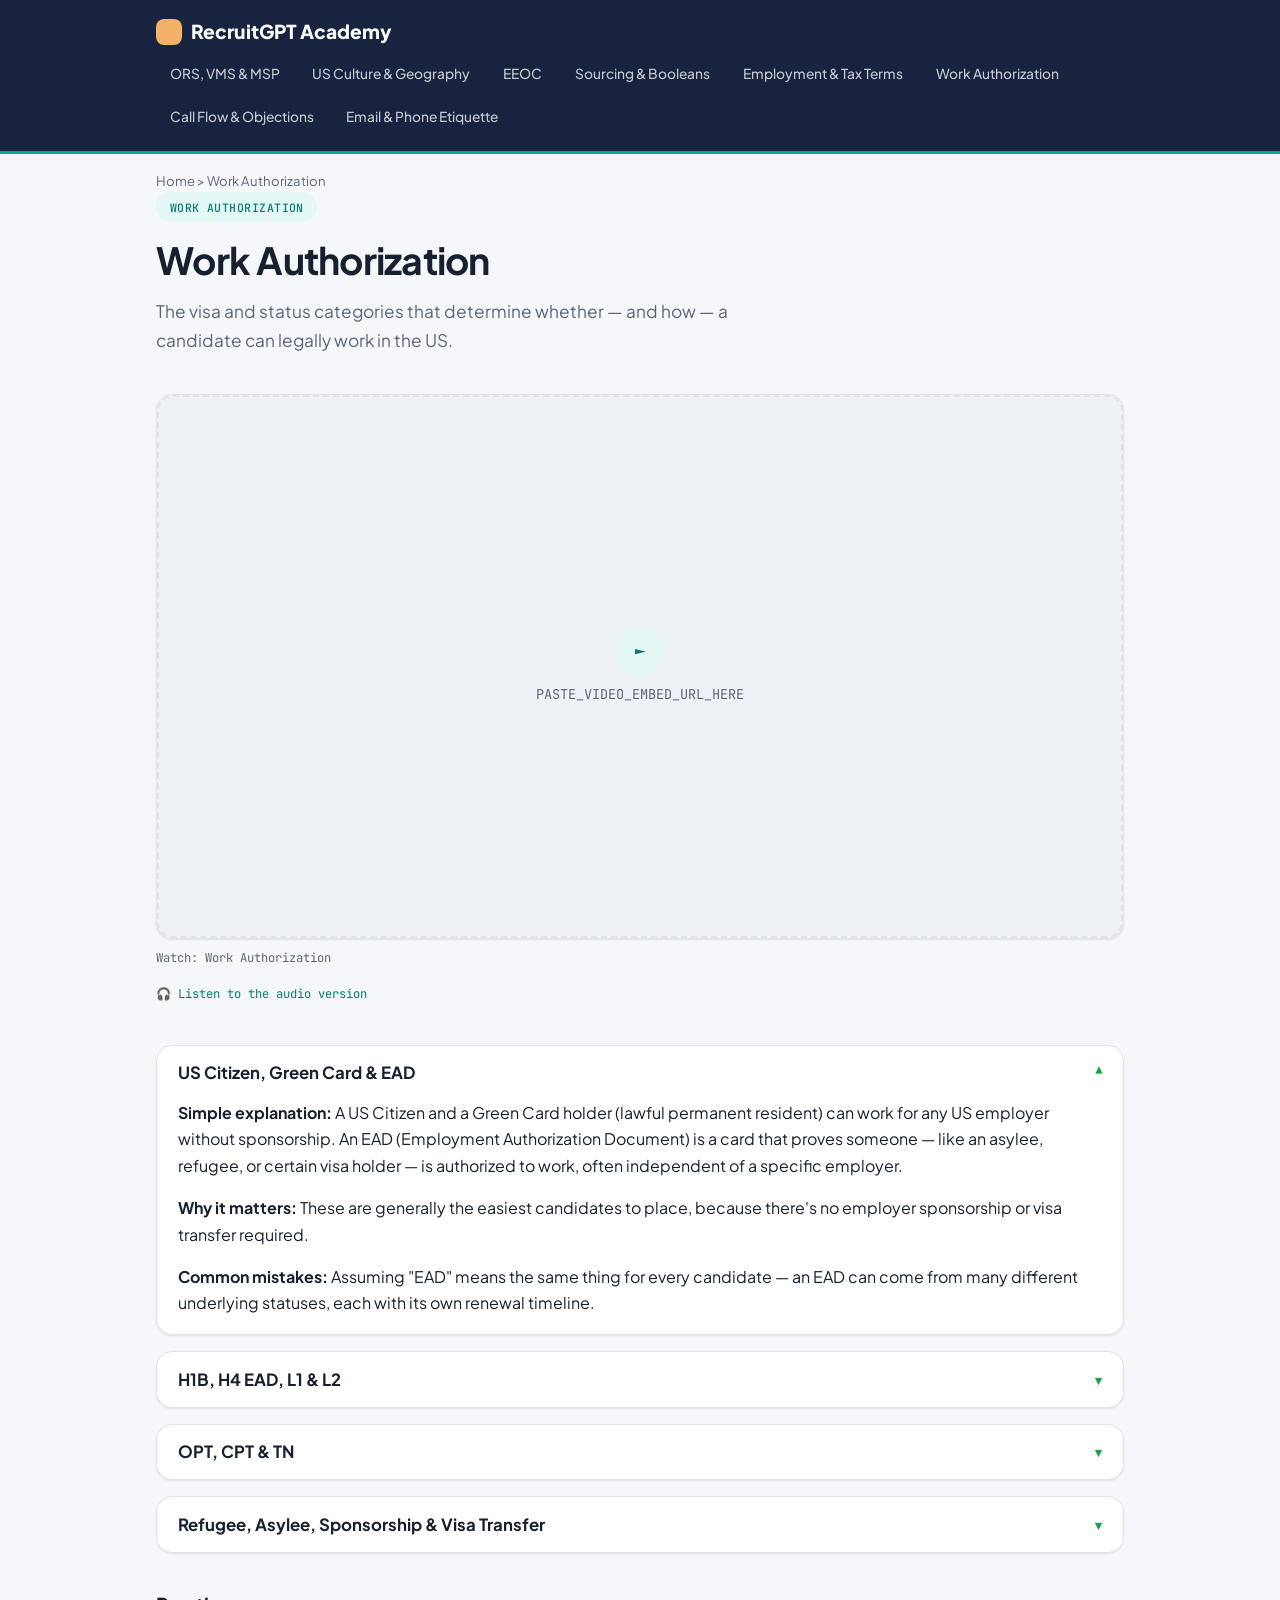
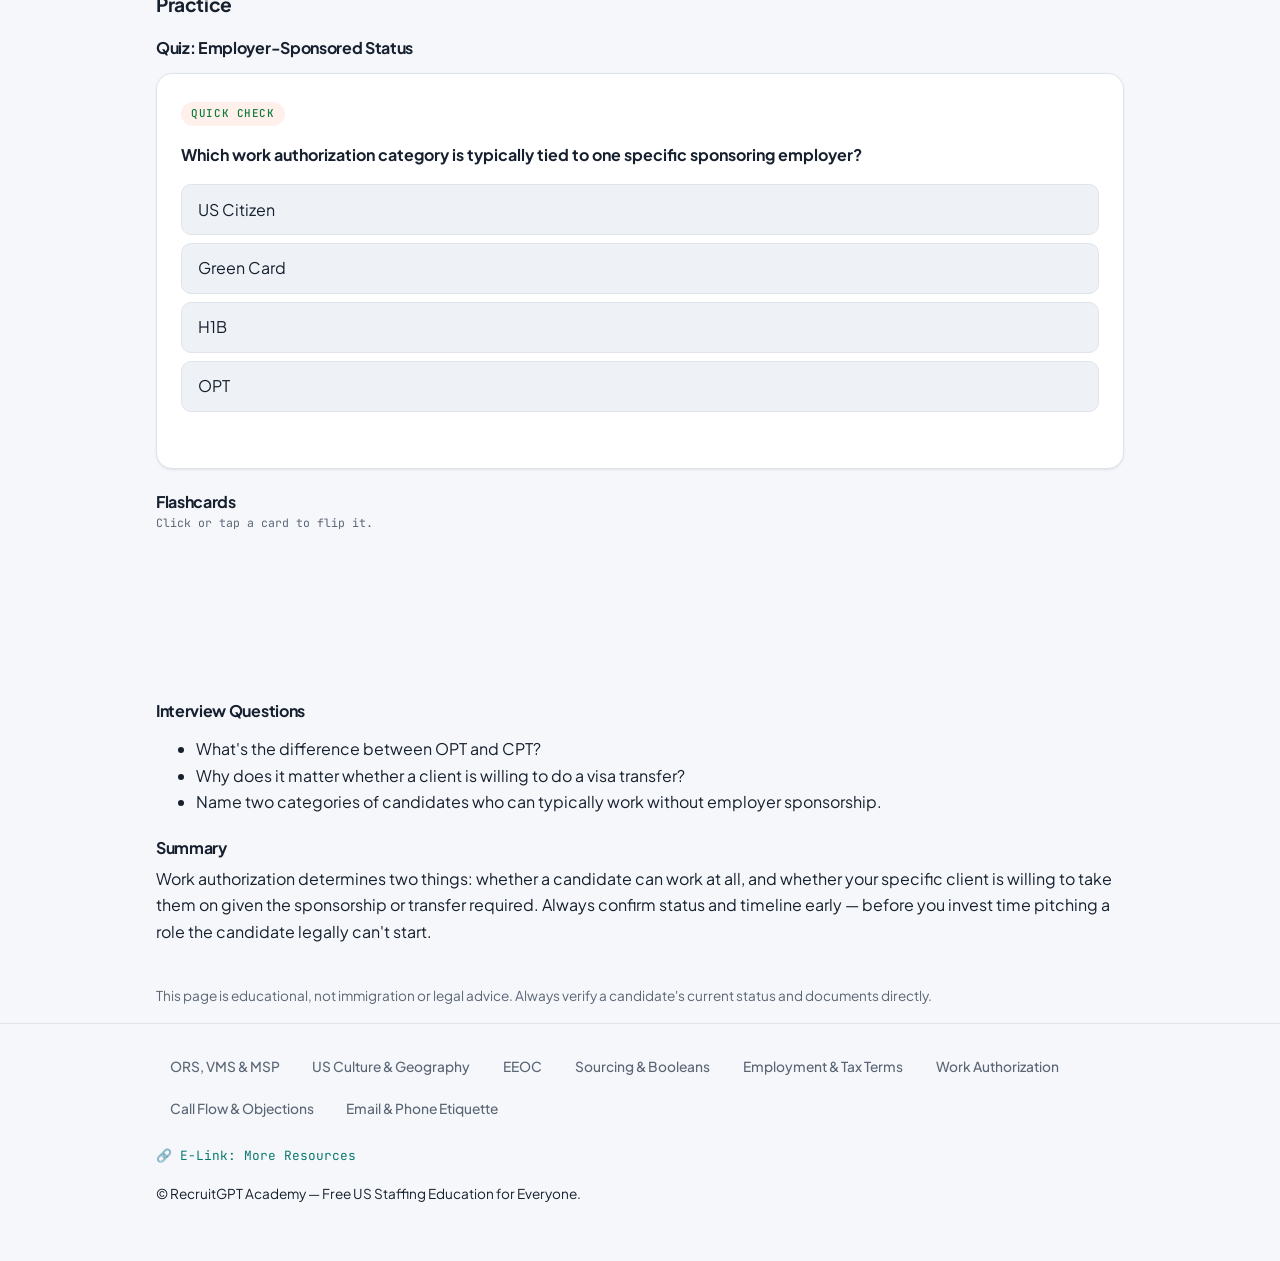
<file: work-authorization.html>
<!DOCTYPE html>
<html lang="en">
<head>
<meta charset="UTF-8">
<meta name="viewport" content="width=device-width, initial-scale=1.0">
<title>Work Authorization | RecruitGPT Academy</title>
<link rel="preconnect" href="https://fonts.googleapis.com">
<link rel="preconnect" href="https://fonts.gstatic.com" crossorigin>
<link href="https://fonts.googleapis.com/css2?family=Plus+Jakarta+Sans:wght@400;500;600;700;800&family=JetBrains+Mono:wght@400;500&display=swap" rel="stylesheet">
<link rel="icon" type="image/svg+xml" href="favicon.svg">
<link rel="stylesheet" href="css/style.css">
</head>
<body>
<header class="site-header">
  <div class="header-inner">
    <a class="brand-mark" href="index.html">RecruitGPT Academy</a>
    <nav class="site-nav" aria-label="Primary"><ul><li><a href="terminology.html">ORS, VMS &amp; MSP</a></li><li><a href="us-culture-geography.html">US Culture &amp; Geography</a></li><li><a href="eeoc.html">EEOC</a></li><li><a href="sourcing-booleans.html">Sourcing &amp; Booleans</a></li><li><a href="employment-tax.html">Employment &amp; Tax Terms</a></li><li><a href="work-authorization.html">Work Authorization</a></li><li><a href="call-flow-objections.html">Call Flow &amp; Objections</a></li><li><a href="email-phone-etiquette.html">Email &amp; Phone Etiquette</a></li></ul></nav>
  </div>
</header>
<p class="breadcrumb">Home &gt; Work Authorization</p>
<main class="wrap">
<div class="page-head">
<p class="eyebrow">Work Authorization</p>
<h2>Work Authorization</h2>
<p class="hero-sub">The visa and status categories that determine whether &mdash; and how
&mdash; a candidate can legally work in the US.</p>
</div>

<!-- VIDEO: Replace src below with your OneDrive EMBED link (Share -> Embed,
     not the normal Share link -- a plain share link will be blocked by
     OneDrive from loading in an iframe). Then delete the .video-placeholder
     div entirely. -->
<div class="video-embed">
<div class="video-frame">
<div class="video-placeholder"><span class="play-icon">&#9658;</span><span>PASTE_VIDEO_EMBED_URL_HERE</span></div>
<!-- <iframe src="PASTE_VIDEO_EMBED_URL_HERE" allowfullscreen loading="lazy" title="Watch: Work Authorization"></iframe> -->
</div>
<p class="video-caption">Watch: Work Authorization</p>
<p class="video-caption"><a href="PASTE_AUDIO_WORKAUTH_HERE">&#127911; Listen to the audio version</a></p>
</div>

<div class="subtopic">
<h3><button class="accordion-toggle" aria-expanded="false" aria-controls="panel-17">US Citizen, Green Card &amp; EAD<span class="chevron" aria-hidden="true">&#9662;</span></button></h3>
<div class="accordion-panel" id="panel-17">
<div class="accordion-inner">
<p><strong>Simple explanation:</strong> A US Citizen and a Green Card holder (lawful permanent resident) can work for any US employer without sponsorship. An EAD (Employment Authorization Document) is a card that proves someone &mdash; like an asylee, refugee, or certain visa holder &mdash; is authorized to work, often independent of a specific employer.</p>
<p><strong>Why it matters:</strong> These are generally the easiest candidates to place, because there's no employer sponsorship or visa transfer required.</p>
<p><strong>Common mistakes:</strong> Assuming "EAD" means the same thing for every candidate &mdash; an EAD can come from many different underlying statuses, each with its own renewal timeline.</p>
</div>
</div>
</div>

<div class="subtopic">
<h3><button class="accordion-toggle" aria-expanded="false" aria-controls="panel-18">H1B, H4 EAD, L1 &amp; L2<span class="chevron" aria-hidden="true">&#9662;</span></button></h3>
<div class="accordion-panel" id="panel-18">
<div class="accordion-inner">
<p><strong>Simple explanation:</strong> H1B is a specialty-occupation visa tied to one sponsoring employer. H4 EAD is a work permit for the spouse of an H1B holder. L1 is for employees transferring within the same multinational company; L2 is for the spouse of an L1 holder.</p>
<p><strong>Why it matters:</strong> H1B and L1 candidates usually can't switch employers overnight &mdash; moving them requires a formal visa transfer process, which affects how quickly they can start a new role.</p>
<p><strong>Common mistakes:</strong> Promising a candidate a fast start date without first checking whether their visa type requires a transfer process.</p>
</div>
</div>
</div>

<div class="subtopic">
<h3><button class="accordion-toggle" aria-expanded="false" aria-controls="panel-19">OPT, CPT &amp; TN<span class="chevron" aria-hidden="true">&#9662;</span></button></h3>
<div class="accordion-panel" id="panel-19">
<div class="accordion-inner">
<p><strong>Simple explanation:</strong> OPT (Optional Practical Training) and CPT (Curricular Practical Training) are temporary work authorizations for F1 international students, usually tied to their field of study. TN is a visa specifically for Canadian and Mexican citizens under the USMCA trade agreement.</p>
<p><strong>Why it matters:</strong> OPT has a time limit (typically 12 months, longer for STEM fields) after which the candidate needs a new status like H1B &mdash; this affects long-term planning for a placement.</p>
<p><strong>Common mistakes:</strong> Not asking how much time is left on a candidate's OPT before submitting them for a long-term role.</p>
</div>
</div>
</div>

<div class="subtopic">
<h3><button class="accordion-toggle" aria-expanded="false" aria-controls="panel-20">Refugee, Asylee, Sponsorship &amp; Visa Transfer<span class="chevron" aria-hidden="true">&#9662;</span></button></h3>
<div class="accordion-panel" id="panel-20">
<div class="accordion-inner">
<p><strong>Simple explanation:</strong> Refugees and asylees are generally authorized to work in the US without employer sponsorship. "Sponsorship" means an employer formally supports a candidate's visa or Green Card process. A "visa transfer" moves an existing visa, like H1B, from one employer to another.</p>
<p><strong>Why it matters:</strong> Whether a client is willing to sponsor, or accept a visa transfer, directly determines which candidates you can even submit for a given job order.</p>
<p><strong>Common mistakes:</strong> Submitting a candidate who needs sponsorship to a job order explicitly marked "no sponsorship" &mdash; it wastes everyone's time and can hurt the agency's credibility with the client.</p>
</div>
</div>
</div>

<h3>Practice</h3>
<h4 style="font-family:var(--font-display);font-size:1rem;margin:1.5rem 0 0.5rem;">Quiz: Employer-Sponsored Status</h4>
<div class="quiz">
<p class="quiz-question">Which work authorization category is typically tied to one specific sponsoring employer?</p>
<ul class="quiz-options"><li><button class="quiz-option" data-correct="false">US Citizen</button></li><li><button class="quiz-option" data-correct="false">Green Card</button></li><li><button class="quiz-option" data-correct="true">H1B</button></li><li><button class="quiz-option" data-correct="false">OPT</button></li></ul>
<p class="quiz-feedback" aria-live="polite"></p>
</div>
<h4 style="font-family:var(--font-display);font-size:1rem;margin:1.5rem 0 0.5rem;">Flashcards</h4>
<p class="flashcard-hint">Click or tap a card to flip it.</p><div class="flashcard-grid"><div class="flashcard"><div class="flashcard-inner"><div class="flashcard-face flashcard-front">H1B</div><div class="flashcard-face flashcard-back">A visa for specialty occupations, tied to a sponsoring employer.</div></div></div><div class="flashcard"><div class="flashcard-inner"><div class="flashcard-face flashcard-front">OPT</div><div class="flashcard-face flashcard-back">Optional Practical Training &mdash; temporary work authorization for F1 students after graduation.</div></div></div></div>
<h4 style="font-family:var(--font-display);font-size:1rem;margin:1.5rem 0 0.5rem;">Interview Questions</h4>
<ul>
<li>What's the difference between OPT and CPT?</li>
<li>Why does it matter whether a client is willing to do a visa transfer?</li>
<li>Name two categories of candidates who can typically work without employer sponsorship.</li>
</ul>
<h4 style="font-family:var(--font-display);font-size:1rem;margin:1.5rem 0 0.5rem;">Summary</h4>
<p>Work authorization determines two things: whether a candidate can work at all, and whether
your specific client is willing to take them on given the sponsorship or transfer required.
Always confirm status and timeline early &mdash; before you invest time pitching a role the
candidate legally can't start.</p>
<p class="muted" style="margin-top:2.5rem;font-size:0.85rem;">This page is educational,
not immigration or legal advice. Always verify a candidate's current status and documents directly.</p>
</main>
<footer class="site-footer">
  <div class="wrap">
    <nav class="site-nav" aria-label="Primary"><ul><li><a href="terminology.html">ORS, VMS &amp; MSP</a></li><li><a href="us-culture-geography.html">US Culture &amp; Geography</a></li><li><a href="eeoc.html">EEOC</a></li><li><a href="sourcing-booleans.html">Sourcing &amp; Booleans</a></li><li><a href="employment-tax.html">Employment &amp; Tax Terms</a></li><li><a href="work-authorization.html">Work Authorization</a></li><li><a href="call-flow-objections.html">Call Flow &amp; Objections</a></li><li><a href="email-phone-etiquette.html">Email &amp; Phone Etiquette</a></li></ul></nav>
    <p><a class="elink" href="PASTE_ELINK_HERE">&#128279; E-Link: More Resources</a></p>
    <p>&copy; RecruitGPT Academy &mdash; Free US Staffing Education for Everyone.</p>
  </div>
</footer>
<script src="js/interactive.js" defer></script>
</body>
</html>
</file>
<file: css/style.css>
/* ==========================================================================
   RecruitGPT Academy — Design System v3: "Modern Study"
   Clean, icon-driven, whitespace-forward — Coursera/Khan Academy register.
   Teal (learning/growth) + coral (call-to-action, nods to "the phone call"
   at the center of staffing work) instead of the common indigo-SaaS default.
   ========================================================================== */

:root {
  --bg: #F5F7FA;
  --surface: #FFFFFF;
  --surface-2: #EEF2F6;
  --ink: #16202E;
  --ink-muted: #5B6675;
  --navy: #17233F;
  --navy-2: #1F3A63;
  --teal: #0EA894;
  --teal-dark: #0B7A70;
  --teal-tint: #E3F7F4;
  --tan: #F2B166;
  --tan-dark: #8A5A17;
  --coral: #16A34A;
  --coral-dark: #0F7D38;
  --ok: #16A34A;
  --border: #DFE4EA;
  --shadow-sm: 0 1px 3px rgba(20, 24, 31, 0.06), 0 1px 2px rgba(20, 24, 31, 0.04);
  --shadow-md: 0 12px 28px -8px rgba(20, 24, 31, 0.16);
  --shadow-teal: 0 10px 24px -8px rgba(15, 155, 142, 0.4);
  --shadow-coral: 0 10px 24px -8px rgba(255, 107, 74, 0.4);

  --font-display: "Plus Jakarta Sans", "Segoe UI", sans-serif;
  --font-body: "Plus Jakarta Sans", "Segoe UI", sans-serif;
  --font-mono: "JetBrains Mono", ui-monospace, monospace;

  --radius-sm: 10px;
  --radius-md: 16px;
  --radius-lg: 24px;
  --space-1: 0.5rem;
  --space-2: 1rem;
  --space-3: 1.5rem;
  --space-4: 2.5rem;
  --space-5: 4rem;
  --ease: cubic-bezier(0.22, 1, 0.36, 1);
}

* { box-sizing: border-box; }
html { scroll-behavior: smooth; }

body {
  margin: 0;
  background: var(--bg);
  color: var(--ink);
  font-family: var(--font-body);
  font-size: 16px;
  line-height: 1.65;
  -webkit-font-smoothing: antialiased;
}

img { max-width: 100%; display: block; }
a { color: var(--teal-dark); text-decoration: none; }

h1, h2, h3, h4 {
  font-family: var(--font-display);
  font-weight: 700;
  color: var(--ink);
  line-height: 1.15;
  letter-spacing: -0.02em;
  margin: 0 0 var(--space-2);
}

h2 { font-size: clamp(1.6rem, 1.3rem + 1.3vw, 2.4rem); }
h3 { font-size: 1.2rem; margin-top: var(--space-4); font-weight: 700; }
p  { margin: 0 0 var(--space-2); color: var(--ink); }

code, .mono { font-family: var(--font-mono); }

:focus-visible {
  outline: 3px solid var(--coral);
  outline-offset: 3px;
  border-radius: 6px;
}

@keyframes fade-up {
  from { opacity: 0; transform: translateY(12px); }
  to   { opacity: 1; transform: translateY(0); }
}
main { animation: fade-up 0.5s var(--ease) both; }

@keyframes pop-in {
  from { opacity: 0; transform: translateY(10px) scale(0.97); }
  to   { opacity: 1; transform: translateY(0) scale(1); }
}

@media (prefers-reduced-motion: reduce) {
  html { scroll-behavior: auto; }
  *, *::before, *::after {
    animation-duration: 0.001ms !important;
    animation-iteration-count: 1 !important;
    transition-duration: 0.001ms !important;
    scroll-behavior: auto !important;
  }
}

.wrap { max-width: 1000px; margin: 0 auto; padding: 0 var(--space-2); }

/* Header ------------------------------------------------------------- */
.site-header {
  position: sticky;
  top: 0;
  z-index: 20;
  background: var(--navy);
  border-bottom: 3px solid var(--teal);
}

.header-inner {
  max-width: 1000px;
  margin: 0 auto;
  padding: var(--space-2);
  display: flex;
  flex-direction: column;
  gap: var(--space-1);
}

.brand-mark {
  display: inline-flex;
  align-items: center;
  gap: 0.55rem;
  font-family: var(--font-display);
  font-weight: 800;
  font-size: 1.2rem;
  color: #FFFFFF;
}

.brand-mark::before {
  content: "";
  width: 26px;
  height: 26px;
  border-radius: 8px;
  background: var(--tan);
}

.brand-mark:hover { color: var(--teal-tint); }

.site-nav ul {
  list-style: none;
  margin: 0;
  padding: 0;
  display: flex;
  gap: 0.35rem;
  overflow-x: auto;
  scrollbar-width: none;
  -ms-overflow-style: none;
}

.site-nav ul::-webkit-scrollbar { display: none; }

@media (min-width: 700px) {
  .site-nav ul {
    flex-wrap: wrap;
    overflow-x: visible;
  }
}

.site-nav li { flex: 0 0 auto; }

.site-nav a {
  display: inline-block;
  white-space: nowrap;
  padding: 0.45rem 0.85rem;
  border-radius: 999px;
  font-size: 0.86rem;
  font-weight: 500;
  color: rgba(255,255,255,0.75);
  transition: background 0.2s var(--ease), color 0.2s var(--ease);
}

.site-nav a:hover, .site-nav a:focus-visible {
  background: var(--tan);
  color: var(--navy);
}

.site-footer .site-nav a { color: var(--ink-muted); }
.site-footer .site-nav a:hover { background: var(--teal-tint); color: var(--teal-dark); }

.breadcrumb {
  max-width: 1000px;
  margin: 0 auto;
  padding: var(--space-2) var(--space-2) 0;
  font-size: 0.82rem;
  color: var(--ink-muted);
}

/* Main -------------------------------------------------------------------- */
main { padding: var(--space-4) 0 var(--space-5); }
.page-head { margin-bottom: var(--space-4); }

.eyebrow {
  display: inline-flex;
  align-items: center;
  gap: 0.4rem;
  font-family: var(--font-mono);
  font-size: 0.72rem;
  font-weight: 500;
  letter-spacing: 0.04em;
  text-transform: uppercase;
  color: var(--teal-dark);
  background: var(--teal-tint);
  border-radius: 999px;
  padding: 0.35rem 0.85rem;
  margin-bottom: var(--space-2);
}

/* Hero --------------------------------------------------------------------- */
.hero {
  padding: var(--space-4) 0;
  display: grid;
  grid-template-columns: 1.1fr 0.9fr;
  gap: var(--space-4);
  align-items: center;
}

@media (max-width: 800px) {
  .hero { grid-template-columns: 1fr; }
}

.hero h2 { font-size: clamp(2rem, 1.5rem + 2vw, 3rem); max-width: 16ch; }
.hero-sub { max-width: 50ch; font-size: 1.08rem; color: var(--ink-muted); }

/* Hero visual — a mocked-up lesson card stack, no external images needed */
.hero-visual { position: relative; height: 300px; }

.mock-card {
  position: absolute;
  width: 78%;
  background: var(--surface);
  border: 1px solid var(--border);
  border-radius: var(--radius-lg);
  box-shadow: var(--shadow-md);
  padding: var(--space-2);
}

.mock-card.back {
  top: 10px;
  right: 0;
  transform: rotate(4deg);
  opacity: 0.9;
}

.mock-card.front {
  top: 55px;
  left: 0;
  transform: rotate(-3deg);
}

.mock-thumb {
  height: 90px;
  border-radius: var(--radius-sm);
  background: linear-gradient(135deg, var(--navy), var(--navy-2));
  display: flex;
  align-items: center;
  justify-content: center;
  margin-bottom: var(--space-1);
}

.mock-play {
  width: 34px;
  height: 34px;
  border-radius: 50%;
  background: rgba(255,255,255,0.92);
  display: flex;
  align-items: center;
  justify-content: center;
  color: var(--navy);
  font-size: 0.9rem;
}

.mock-line { height: 8px; border-radius: 4px; background: var(--surface-2); margin-bottom: 6px; }
.mock-line.w60 { width: 60%; }
.mock-line.w40 { width: 40%; }

.mock-badge {
  display: inline-block;
  font-family: var(--font-mono);
  font-size: 0.62rem;
  background: var(--teal-tint);
  color: var(--teal-dark);
  padding: 0.15rem 0.5rem;
  border-radius: 999px;
  margin-top: 4px;
}

/* Stat bar ------------------------------------------------------------------ */
.stat-bar {
  display: grid;
  grid-template-columns: repeat(4, 1fr);
  gap: var(--space-2);
  margin: var(--space-4) 0;
  padding: var(--space-3) 0;
  border-top: 1px solid var(--border);
  border-bottom: 1px solid var(--border);
}

@media (max-width: 700px) {
  .stat-bar { grid-template-columns: repeat(2, 1fr); }
}

.stat-bar .stat { text-align: center; }
.stat-bar .stat-num { font-family: var(--font-display); font-weight: 800; font-size: 1.7rem; color: var(--navy); display: block; }
.stat-bar .stat-label { font-family: var(--font-mono); font-size: 0.72rem; color: var(--ink-muted); text-transform: uppercase; letter-spacing: 0.04em; }

/* Category tiles -------------------------------------------------------- */
.tile-grid {
  display: grid;
  grid-template-columns: 1fr 1fr;
  gap: var(--space-2);
  margin: var(--space-2) 0 var(--space-5);
}

@media (max-width: 700px) {
  .tile-grid { grid-template-columns: 1fr; }
}

.tile {
  display: block;
  padding: var(--space-3);
  border-radius: var(--radius-lg);
  color: #fff;
  box-shadow: var(--shadow-md);
  transition: transform 0.25s var(--ease);
}

.tile:hover { transform: translateY(-4px); }
.tile.tile-a { background: linear-gradient(135deg, var(--navy), var(--navy-2)); }
.tile.tile-b { background: linear-gradient(135deg, var(--teal-dark), var(--teal)); }

.tile .tile-eyebrow { font-family: var(--font-mono); font-size: 0.72rem; opacity: 0.75; text-transform: uppercase; letter-spacing: 0.05em; }
.tile h3 { color: #fff; margin: 0.3rem 0 0.4rem; font-size: 1.3rem; }
.tile p { color: rgba(255,255,255,0.85); font-size: 0.9rem; margin-bottom: 0.8rem; }
.tile .tile-go { font-family: var(--font-mono); font-size: 0.78rem; }

/* Feature band ------------------------------------------------------------- */
.feature-band {
  background: var(--surface-2);
  border-radius: var(--radius-lg);
  padding: var(--space-4) var(--space-3);
  margin: var(--space-5) 0;
}

.feature-grid {
  display: grid;
  grid-template-columns: repeat(3, 1fr);
  gap: var(--space-3);
  margin-top: var(--space-3);
}

@media (max-width: 700px) {
  .feature-grid { grid-template-columns: 1fr; }
}

.feature { text-align: left; }
.feature-icon { width: 40px; height: 40px; border-radius: 10px; background: var(--surface); display: flex; align-items: center; justify-content: center; margin-bottom: 0.6rem; box-shadow: var(--shadow-sm); }
.feature-icon svg { width: 20px; height: 20px; stroke: var(--teal-dark); }
.feature h4 { font-family: var(--font-display); font-size: 1rem; margin: 0 0 0.3rem; }
.feature p { font-size: 0.88rem; color: var(--ink-muted); margin: 0; }

.hero-actions {
  display: flex;
  flex-wrap: wrap;
  gap: 0.75rem;
  margin: var(--space-3) 0 var(--space-4);
}

.btn {
  display: inline-flex;
  align-items: center;
  gap: 0.4rem;
  padding: 0.85rem 1.5rem;
  border-radius: 999px;
  font-weight: 600;
  font-size: 0.95rem;
  font-family: var(--font-body);
  border: none;
  cursor: pointer;
  transition: transform 0.2s var(--ease), box-shadow 0.2s var(--ease), background 0.2s var(--ease);
}

.btn-primary {
  background: var(--coral);
  color: #fff;
  box-shadow: var(--shadow-coral);
}
.btn-primary:hover, .btn-primary:focus-visible {
  background: var(--coral-dark);
  transform: translateY(-2px);
  box-shadow: 0 14px 28px -6px rgba(255, 107, 74, 0.48);
}

.btn-ghost { background: var(--surface); color: var(--ink); border: 1px solid var(--border); box-shadow: var(--shadow-sm); }
.btn-ghost:hover, .btn-ghost:focus-visible { border-color: var(--teal); transform: translateY(-2px); }

/* Pipeline — quiet progress strip ------------------------------------------ */
.pipeline {
  list-style: none;
  display: grid;
  grid-template-columns: repeat(6, 1fr);
  gap: 0.4rem;
  margin: 0;
  padding: 0;
}

.pipeline li {
  background: var(--surface);
  border: 1px solid var(--border);
  border-radius: var(--radius-sm);
  padding: 0.55rem 0.4rem;
  font-family: var(--font-mono);
  font-size: 0.64rem;
  font-weight: 500;
  text-align: center;
  color: var(--ink-muted);
  opacity: 0;
  animation: pop-in 0.4s var(--ease) both;
}

.pipeline li:nth-child(1) { animation-delay: 0.03s; }
.pipeline li:nth-child(2) { animation-delay: 0.08s; }
.pipeline li:nth-child(3) { animation-delay: 0.13s; }
.pipeline li:nth-child(4) { animation-delay: 0.18s; }
.pipeline li:nth-child(5) { animation-delay: 0.23s; }
.pipeline li:nth-child(6) {
  animation-delay: 0.28s;
  background: var(--teal);
  color: #fff;
  border-color: var(--teal);
  font-weight: 600;
}

@media (max-width: 640px) {
  .pipeline { grid-template-columns: repeat(3, 1fr); }
}

/* Lesson cards — icon-driven, modern-study signature ------------------------ */
.card-grid {
  list-style: none;
  margin: 0;
  padding: 0;
  display: grid;
  grid-template-columns: repeat(auto-fill, minmax(230px, 1fr));
  gap: var(--space-2);
}

.card-grid a {
  position: relative;
  display: flex;
  flex-direction: column;
  height: 100%;
  background: var(--surface);
  border: 2px solid var(--teal);
  border-radius: var(--radius-lg);
  padding: var(--space-3);
  color: var(--ink);
  box-shadow: var(--shadow-sm);
  transition: transform 0.25s var(--ease), box-shadow 0.25s var(--ease), border-color 0.25s var(--ease);
}

.card-grid a:hover, .card-grid a:focus-visible {
  transform: translateY(-6px);
  box-shadow: var(--shadow-md);
  border-color: transparent;
}

.card-icon {
  width: 44px;
  height: 44px;
  border-radius: var(--radius-sm);
  background: var(--teal-tint);
  display: flex;
  align-items: center;
  justify-content: center;
  margin-bottom: var(--space-2);
  transition: transform 0.25s var(--ease), background 0.25s var(--ease);
}

.card-icon svg { width: 22px; height: 22px; stroke: var(--teal-dark); }

.card-grid a:hover .card-icon { background: var(--teal); transform: scale(1.08) rotate(-4deg); }
.card-grid a:hover .card-icon svg { stroke: #fff; }

.card-grid .card-title {
  font-family: var(--font-display);
  font-weight: 700;
  font-size: 1.08rem;
  display: block;
  margin-bottom: 0.3rem;
}

.card-grid .card-desc {
  font-size: 0.88rem;
  color: var(--ink-muted);
  margin-bottom: var(--space-2);
  flex-grow: 1;
}

.card-grid .card-go {
  font-family: var(--font-mono);
  font-size: 0.72rem;
  color: var(--coral-dark);
  display: inline-flex;
  align-items: center;
  gap: 0.25rem;
}

.card-grid a:hover .card-go { text-decoration: underline; }

/* Section labels ------------------------------------------------------------ */
.section-label {
  display: block;
  font-family: var(--font-mono);
  font-size: 0.76rem;
  font-weight: 500;
  text-transform: uppercase;
  letter-spacing: 0.06em;
  color: var(--ink-muted);
  margin: var(--space-5) 0 var(--space-2);
}

/* Subtopic / accordion ------------------------------------------------------ */
.subtopic {
  background: var(--surface);
  border: 1px solid var(--border);
  border-radius: var(--radius-md);
  margin-top: var(--space-2);
  overflow: hidden;
  box-shadow: var(--shadow-sm);
}

.subtopic h3 { margin: 0; }

.accordion-toggle {
  display: flex;
  align-items: center;
  justify-content: space-between;
  gap: var(--space-2);
  width: 100%;
  background: none;
  border: none;
  padding: 1.1rem 1.3rem;
  font: inherit;
  font-family: var(--font-display);
  font-weight: 700;
  font-size: 1.05rem;
  color: var(--ink);
  cursor: pointer;
  text-align: left;
  transition: color 0.2s var(--ease);
}

.accordion-toggle:hover { color: var(--teal-dark); }

.chevron {
  flex: 0 0 auto;
  transition: transform 0.3s var(--ease);
  color: var(--coral);
  font-size: 0.8em;
}

.accordion-toggle[aria-expanded="true"] .chevron { transform: rotate(180deg); }

.accordion-panel {
  max-height: 0;
  overflow: hidden;
  transition: max-height 0.4s var(--ease);
}

.accordion-inner { padding: 0 1.3rem 1.1rem; }
.accordion-inner p:last-child { margin-bottom: 0; }

/* Flashcards ------------------------------------------------------------- */
.flashcard-grid {
  display: grid;
  grid-template-columns: repeat(auto-fit, minmax(220px, 1fr));
  gap: var(--space-2);
  margin: var(--space-2) 0 var(--space-3);
}

.flashcard { perspective: 1000px; height: 130px; cursor: pointer; }

.flashcard-inner {
  position: relative;
  width: 100%;
  height: 100%;
  text-align: center;
  transition: transform 0.6s var(--ease);
  transform-style: preserve-3d;
}

.flashcard.flipped .flashcard-inner { transform: rotateY(180deg); }

.flashcard-face {
  position: absolute;
  inset: 0;
  display: flex;
  align-items: center;
  justify-content: center;
  padding: var(--space-2);
  border-radius: var(--radius-md);
  backface-visibility: hidden;
  -webkit-backface-visibility: hidden;
  font-size: 0.92rem;
  line-height: 1.4;
  box-shadow: var(--shadow-sm);
}

.flashcard-front {
  background: var(--surface);
  border: 1px solid var(--border);
  font-family: var(--font-display);
  font-weight: 700;
  font-size: 1.1rem;
  color: var(--ink);
}

.flashcard-back {
  background: linear-gradient(135deg, var(--teal), var(--teal-dark));
  color: #fff;
  transform: rotateY(180deg);
}

.flashcard-hint {
  font-family: var(--font-mono);
  font-size: 0.72rem;
  color: var(--ink-muted);
  margin: -0.4rem 0 var(--space-2);
}

/* Quiz -------------------------------------------------------------------- */
.quiz {
  background: var(--surface);
  border: 1px solid var(--border);
  border-radius: var(--radius-md);
  padding: var(--space-3);
  margin: var(--space-2) 0 var(--space-3);
  box-shadow: var(--shadow-sm);
}

.quiz::before {
  content: "Quick check";
  display: inline-block;
  font-family: var(--font-mono);
  font-size: 0.68rem;
  font-weight: 500;
  text-transform: uppercase;
  letter-spacing: 0.05em;
  color: var(--coral-dark);
  background: rgba(255, 107, 74, 0.1);
  border-radius: 999px;
  padding: 0.2rem 0.65rem;
  margin-bottom: var(--space-2);
}

.quiz-question { font-family: var(--font-display); font-weight: 700; margin-bottom: var(--space-2); display: block; }

.quiz-options {
  list-style: none;
  margin: 0 0 var(--space-2);
  padding: 0;
  display: grid;
  gap: 0.5rem;
}

.quiz-option {
  display: block;
  width: 100%;
  text-align: left;
  padding: 0.7rem 1rem;
  border-radius: var(--radius-sm);
  border: 1px solid var(--border);
  background: var(--surface-2);
  font: inherit;
  color: var(--ink);
  cursor: pointer;
  transition: background 0.2s var(--ease), border-color 0.2s var(--ease), transform 0.15s var(--ease);
}

.quiz-option:hover { transform: translateY(-1px); border-color: var(--teal); background: var(--teal-tint); }

.quiz-option.is-correct { background: rgba(31, 157, 85, 0.14); border-color: var(--ok); }
.quiz-option.is-incorrect { background: rgba(255, 107, 74, 0.1); border-color: var(--coral); }
.quiz-option[disabled] { cursor: default; transform: none; }

.quiz-feedback {
  font-family: var(--font-mono);
  font-size: 0.85rem;
  min-height: 1.2em;
  margin: 0;
}

.quiz-feedback.is-correct { color: var(--ok); }
.quiz-feedback.is-incorrect { color: var(--coral-dark); }

/* Video embed ------------------------------------------------------------- */
.video-embed { margin: 0 0 var(--space-4); }

.video-frame {
  position: relative;
  width: 100%;
  aspect-ratio: 16 / 9;
  border-radius: var(--radius-md);
  overflow: hidden;
  background: var(--surface-2);
  border: 1px solid var(--border);
  box-shadow: var(--shadow-sm);
}

.video-frame iframe {
  position: absolute;
  inset: 0;
  width: 100%;
  height: 100%;
  border: 0;
}

.video-placeholder {
  display: flex;
  flex-direction: column;
  align-items: center;
  justify-content: center;
  gap: 0.5rem;
  height: 100%;
  border: 2px dashed var(--border);
  border-radius: var(--radius-md);
  color: var(--ink-muted);
  font-family: var(--font-mono);
  font-size: 0.85rem;
  text-align: center;
  padding: var(--space-2);
}

.video-placeholder .play-icon {
  width: 48px;
  height: 48px;
  border-radius: 50%;
  background: var(--teal-tint);
  color: var(--teal-dark);
  display: flex;
  align-items: center;
  justify-content: center;
  font-size: 1.1rem;
}

.video-caption {
  font-family: var(--font-mono);
  font-size: 0.76rem;
  color: var(--ink-muted);
  margin-top: 0.6rem;
}

/* Audio directory (homepage) ----------------------------------------------- */
.audio-list {
  list-style: none;
  margin: 0;
  padding: 0;
  display: grid;
  gap: 0.6rem;
}

.audio-list li {
  display: flex;
  align-items: center;
  gap: 0.75rem;
  background: var(--surface);
  border: 1px solid var(--border);
  border-radius: var(--radius-sm);
  padding: 0.75rem 1rem;
  box-shadow: var(--shadow-sm);
}

.audio-icon { font-size: 1.15rem; flex: 0 0 auto; }

.audio-title {
  font-family: var(--font-display);
  font-weight: 600;
  font-size: 0.95rem;
  flex-grow: 1;
}

.audio-link {
  font-family: var(--font-mono);
  font-size: 0.78rem;
  color: var(--teal-dark);
  flex: 0 0 auto;
}

.audio-link:hover { text-decoration: underline; }

/* E-Link -------------------------------------------------------------- */
.elink {
  display: inline-flex;
  align-items: center;
  gap: 0.4rem;
  font-family: var(--font-mono);
  font-size: 0.8rem;
  color: var(--teal-dark);
}

.elink:hover { text-decoration: underline; }

/* Footer -------------------------------------------------------------- */
.site-footer {
  border-top: 1px solid var(--border);
  padding: var(--space-3) 0 var(--space-4);
  color: var(--ink-muted);
  font-size: 0.85rem;
}

.site-footer .site-nav ul { margin-bottom: var(--space-2); }

/* Utility -------------------------------------------------------------- */
.muted { color: var(--ink-muted); }
</file>
